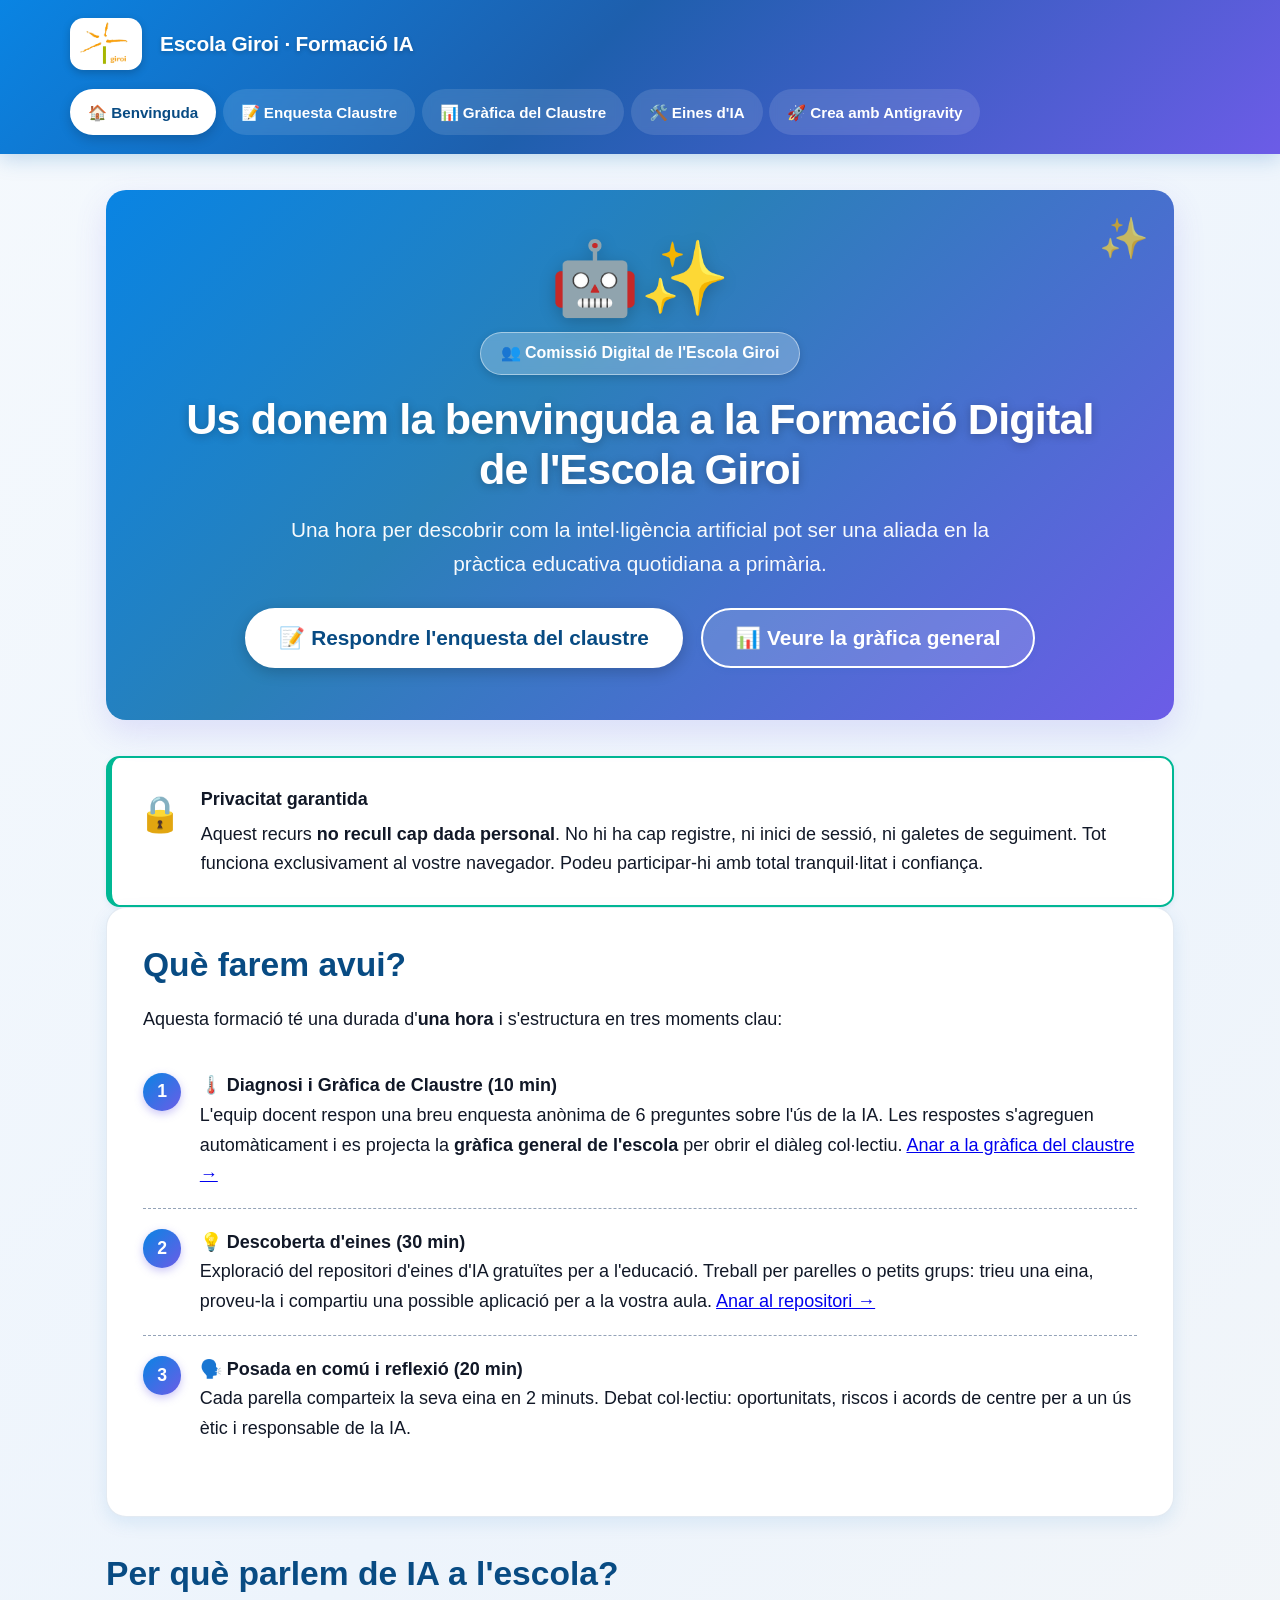
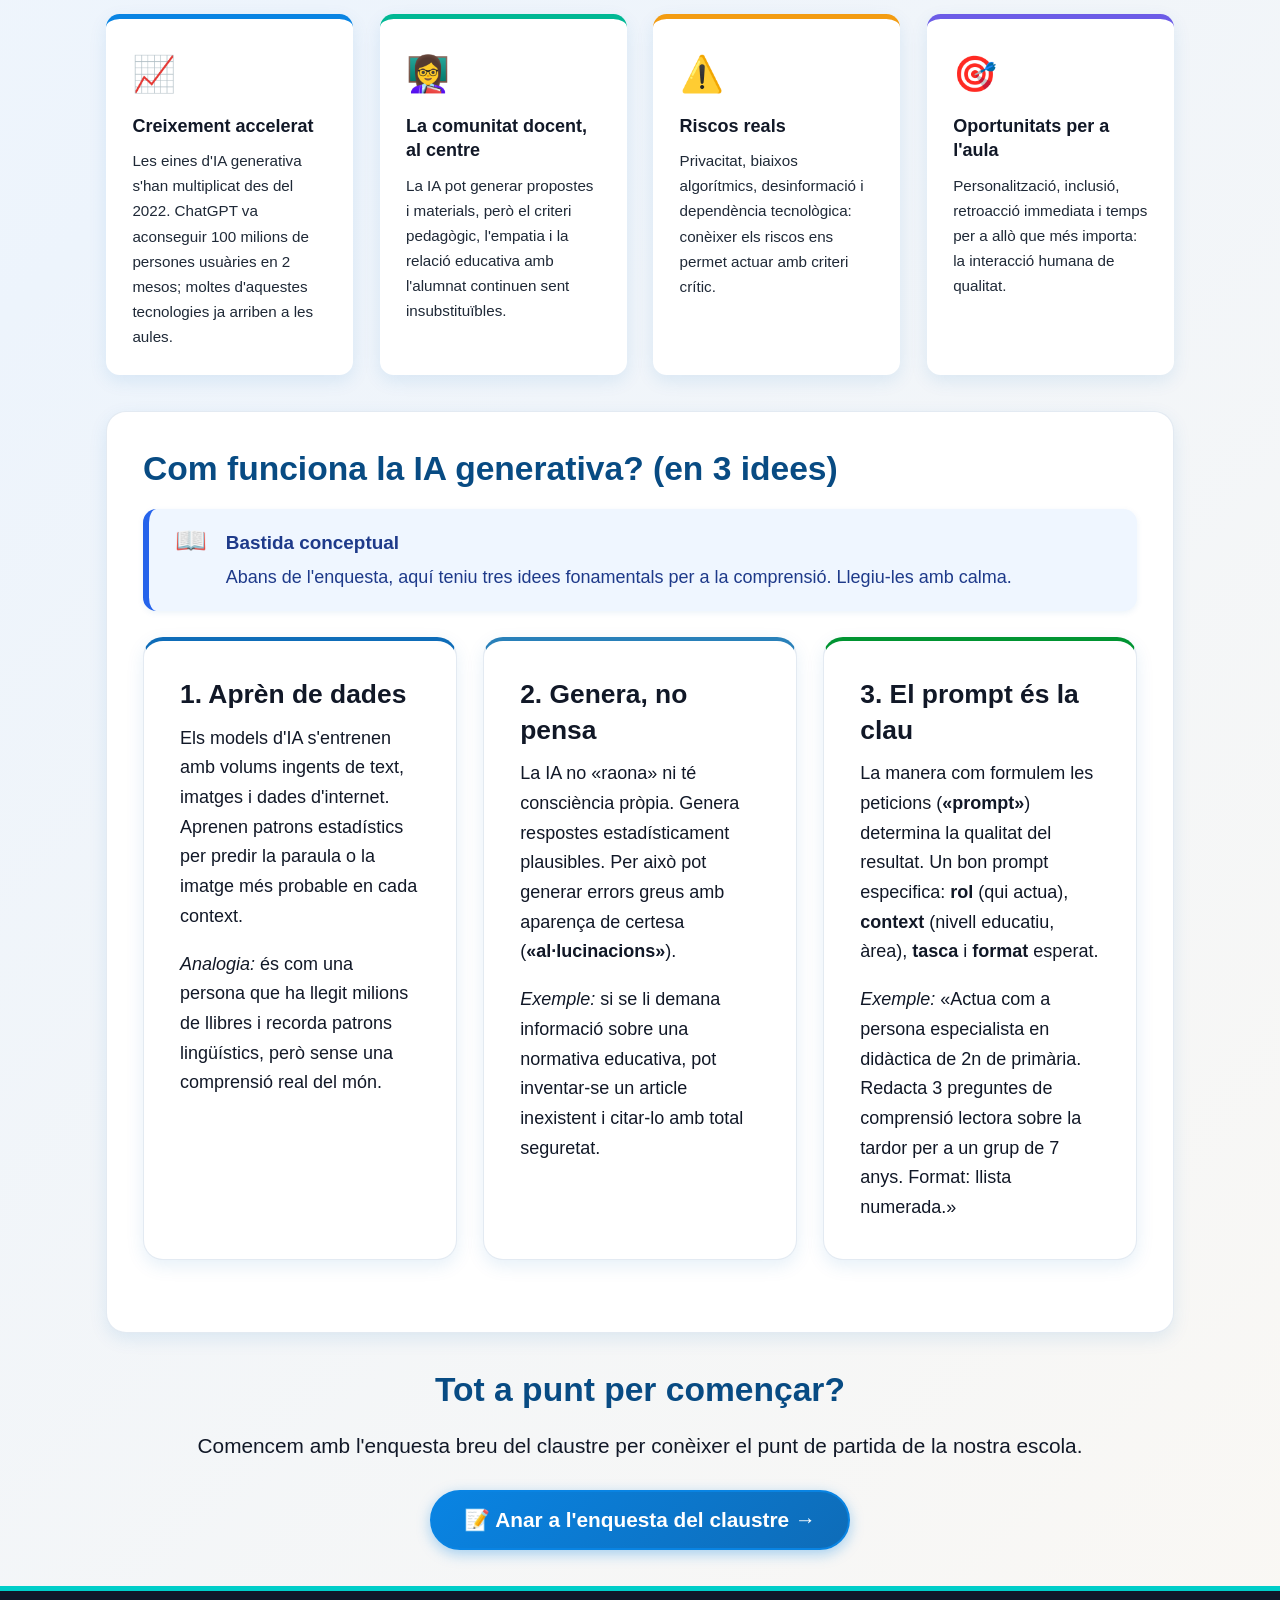
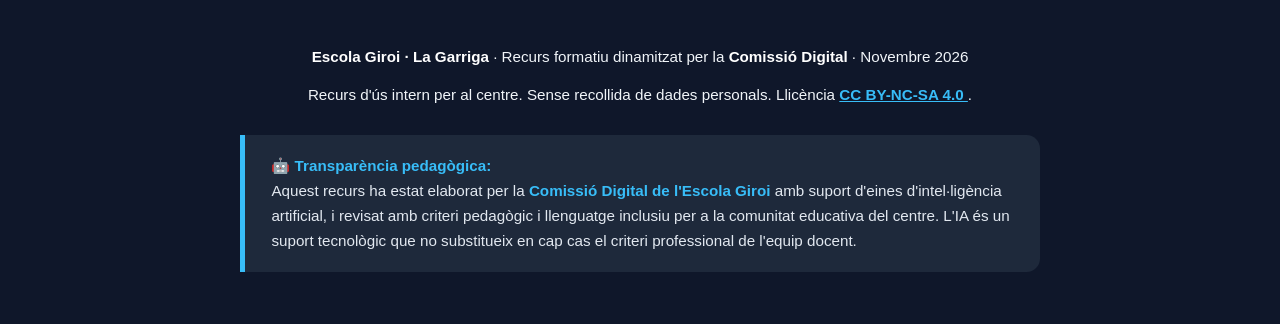
<file: index.html>
<!DOCTYPE html>
<html lang="ca">
<head>
  <meta charset="UTF-8">
  <meta name="viewport" content="width=device-width, initial-scale=1.0">
  <meta name="author" content="Comissió Digital de l'Escola Giroi">
  <meta name="description" content="Formació digital per al claustre de l'Escola Giroi de la Garriga. Descobreix l'ús de la intel·ligència artificial a l'educació primària. Comissió Digital.">
  <meta name="robots" content="noindex"><!-- Recurs intern, no indexar -->

  <title>Benvinguda · Formació IA · Escola Giroi</title>
  <link rel="stylesheet" href="css/styles.css">

  <!-- Favicon inline SVG via data URI (sense dependències externes) -->
  <link rel="icon" type="image/png" href="assets/logo-giroi.png">
</head>

<body>
  <!-- ================================================================
    ACCESSIBILITAT: Salt de contingut
  ================================================================ -->
  <a class="skip-link" href="#main-content">Salta al contingut principal</a>

  <!-- ================================================================
    CAPÇALERA
  ================================================================ -->
  <header class="site-header" role="banner">
    <div class="header-inner">
      <a href="index.html" class="site-logo" aria-label="Inici - Escola Giroi, Formació Digital">
        <img src="assets/logo-giroi.png" alt="Logotip oficial de l'Escola Giroi de la Garriga" class="school-logo-img">
        <span class="logo-text">Escola Giroi · Formació IA</span>
      </a>
      <nav class="site-nav" aria-label="Navegació principal">
        <a href="index.html" aria-current="page">🏠 Benvinguda</a>
        <a href="questionar.html">📝 Enquesta Claustre</a>
        <a href="resultats.html">📊 Gràfica del Claustre</a>
        <a href="eines.html">🛠️ Eines d'IA</a>
        <a href="antigravity.html">🚀 Crea amb Antigravity</a>
      </nav>
    </div>
  </header>

  <!-- ================================================================
    CONTINGUT PRINCIPAL
  ================================================================ -->
  <main id="main-content" tabindex="-1">

    <!-- HERO -->
    <section class="hero" aria-labelledby="hero-title">
      <span class="hero-emoji" aria-hidden="true">🤖✨</span>
      <div style="display:flex; justify-content:center; gap:0.6rem; flex-wrap:wrap; margin-bottom:1.25rem;">
        <span style="display:inline-flex; align-items:center; gap:0.4rem; background:rgba(255,255,255,0.25); color:#ffffff; backdrop-filter:blur(4px); padding:0.45rem 1.25rem; border-radius:var(--radius-pill); font-weight:800; font-size:1rem; border:1px solid rgba(255,255,255,0.45); box-shadow:0 3px 8px rgba(0,0,0,0.15);">
          👥 Comissió Digital de l'Escola Giroi
        </span>
      </div>
      <h1 id="hero-title">Us donem la benvinguda a la Formació Digital<br>de l'Escola Giroi</h1>
      <p>Una hora per descobrir com la intel·ligència artificial pot ser una aliada en la pràctica educativa quotidiana a primària.</p>
      <div class="hero-cta">
        <a href="questionar.html" class="btn btn-primary btn-lg">
          📝 Respondre l'enquesta del claustre
        </a>
        <a href="resultats.html" class="btn btn-secondary btn-lg">
          📊 Veure la gràfica general
        </a>
      </div>
    </section>

    <!-- AVÍS PROTECCIÓ DE DADES -->
    <div class="pdp-box" role="note" aria-label="Informació sobre protecció de dades">
      <span class="pdp-icon" aria-hidden="true">🔒</span>
      <div>
        <strong>Privacitat garantida</strong>
        <p style="margin:0.3em 0 0;">
          Aquest recurs <strong>no recull cap dada personal</strong>. No hi ha cap registre, ni inici de sessió, ni galetes de seguiment.
          Tot funciona exclusivament al vostre navegador. Podeu participar-hi amb total tranquil·litat i confiança.
        </p>
      </div>
    </div>

    <!-- QUÈ FAREM AVUI -->
    <section class="card mt-xl" aria-labelledby="agenda-title">
      <h2 id="agenda-title">Què farem avui?</h2>
      <p>Aquesta formació té una durada d'<strong>una hora</strong> i s'estructura en tres moments clau:</p>

      <ol class="timeline" aria-label="Agenda de la formació">
        <li>
          <div class="step-content">
            <strong>🌡️ Diagnosi i Gràfica de Claustre (10 min)</strong><br>
            L'equip docent respon una breu enquesta anònima de 6 preguntes sobre l'ús de la IA. Les respostes s'agreguen automàticament i es projecta la <strong>gràfica general de l'escola</strong> per obrir el diàleg col·lectiu. <a href="resultats.html">Anar a la gràfica del claustre →</a>
          </div>
        </li>
        <li>
          <div class="step-content">
            <strong>💡 Descoberta d'eines (30 min)</strong><br>
            Exploració del repositori d'eines d'IA gratuïtes per a l'educació. Treball per parelles o petits grups:
            trieu una eina, proveu-la i compartiu una possible aplicació per a la vostra aula. <a href="eines.html">Anar al repositori →</a>
          </div>
        </li>
        <li>
          <div class="step-content">
            <strong>🗣️ Posada en comú i reflexió (20 min)</strong><br>
            Cada parella comparteix la seva eina en 2 minuts. Debat col·lectiu: oportunitats, riscos i acords
            de centre per a un ús ètic i responsable de la IA.
          </div>
        </li>
      </ol>
    </section>

    <!-- PER QUÈ LA IA A L'ESCOLA? -->
    <section aria-labelledby="why-title">
      <h2 id="why-title">Per què parlem de IA a l'escola?</h2>
      <div class="info-grid">
        <div class="info-item">
          <span class="icon" aria-hidden="true">📈</span>
          <h3>Creixement accelerat</h3>
          <p>Les eines d'IA generativa s'han multiplicat des del 2022. ChatGPT va aconseguir 100 milions de persones usuàries en 2 mesos; moltes d'aquestes tecnologies ja arriben a les aules.</p>
        </div>
        <div class="info-item">
          <span class="icon" aria-hidden="true">👩‍🏫</span>
          <h3>La comunitat docent, al centre</h3>
          <p>La IA pot generar propostes i materials, però el criteri pedagògic, l'empatia i la relació educativa amb l'alumnat continuen sent insubstituïbles.</p>
        </div>
        <div class="info-item">
          <span class="icon" aria-hidden="true">⚠️</span>
          <h3>Riscos reals</h3>
          <p>Privacitat, biaixos algorítmics, desinformació i dependència tecnològica: conèixer els riscos ens permet actuar amb criteri crític.</p>
        </div>
        <div class="info-item">
          <span class="icon" aria-hidden="true">🎯</span>
          <h3>Oportunitats per a l'aula</h3>
          <p>Personalització, inclusió, retroacció immediata i temps per a allò que més importa: la interacció humana de qualitat.</p>
        </div>
      </div>
    </section>

    <!-- COM FUNCIONA LA IA? BASTIDA DUA -->
    <section class="card" aria-labelledby="how-title">
      <h2 id="how-title">Com funciona la IA generativa? (en 3 idees)</h2>
      <div class="alert alert-info" role="note">
        <span class="alert-icon" aria-hidden="true">📖</span>
        <div class="alert-body">
          <strong>Bastida conceptual</strong>
          Abans de l'enquesta, aquí teniu tres idees fonamentals per a la comprensió. Llegiu-les amb calma.
        </div>
      </div>

      <div class="card-grid" style="margin-top:1rem;">
        <div class="card" style="margin:0; border-top:4px solid var(--color-primary);">
          <h3>1. Aprèn de dades</h3>
          <p>
            Els models d'IA s'entrenen amb volums ingents de text, imatges i dades d'internet.
            Aprenen patrons estadístics per predir la paraula o la imatge més probable en cada context.
          </p>
          <p><em>Analogia:</em> és com una persona que ha llegit milions de llibres i recorda patrons lingüístics, però sense una comprensió real del món.</p>
        </div>

        <div class="card" style="margin:0; border-top:4px solid #2980b9;">
          <h3>2. Genera, no pensa</h3>
          <p>
            La IA no «raona» ni té consciència pròpia. Genera respostes estadísticament plausibles.
            Per això pot generar errors greus amb aparença de certesa (<strong>«al·lucinacions»</strong>).
          </p>
          <p><em>Exemple:</em> si se li demana informació sobre una normativa educativa, pot inventar-se un article inexistent i citar-lo amb total seguretat.</p>
        </div>

        <div class="card" style="margin:0; border-top:4px solid var(--color-success);">
          <h3>3. El prompt és la clau</h3>
          <p>
            La manera com formulem les peticions (<strong>«prompt»</strong>) determina la qualitat del resultat.
            Un bon prompt especifica: <strong>rol</strong> (qui actua), <strong>context</strong> (nivell educatiu, àrea),
            <strong>tasca</strong> i <strong>format</strong> esperat.
          </p>
          <p><em>Exemple:</em> <q>Actua com a persona especialista en didàctica de 2n de primària. Redacta 3 preguntes de comprensió lectora sobre la tardor per a un grup de 7 anys. Format: llista numerada.</q></p>
        </div>
      </div>
    </section>

    <!-- CTA FINAL -->
    <section class="text-center mt-xl" aria-labelledby="cta-title">
      <h2 id="cta-title">Tot a punt per començar?</h2>
      <p style="font-size:var(--size-lg); margin-bottom:var(--space-lg);">
        Comencem amb l'enquesta breu del claustre per conèixer el punt de partida de la nostra escola.
      </p>
      <a href="questionar.html" class="btn btn-primary btn-lg">
        📝 Anar a l'enquesta del claustre →
      </a>
    </section>

  </main>

  <!-- ================================================================
    PEU DE PÀGINA
  ================================================================ -->
  <footer class="site-footer" role="contentinfo">
    <p>
      <strong>Escola Giroi · La Garriga</strong> · Recurs formatiu dinamitzat per la <strong>Comissió Digital</strong> · Novembre 2026
    </p>
    <p>
      Recurs d'ús intern per al centre. Sense recollida de dades personals. Llicència
      <a href="https://creativecommons.org/licenses/by-nc-sa/4.0/" target="_blank" rel="noopener noreferrer">
        CC BY-NC-SA 4.0
      </a>.
    </p>
    <div class="ai-note" role="note" aria-label="Nota sobre l'ús d'IA en la creació d'aquest recurs">
      <strong>🤖 Transparència pedagògica:</strong><br>
      Aquest recurs ha estat elaborat per la <strong>Comissió Digital de l'Escola Giroi</strong> amb suport d'eines d'intel·ligència artificial, 
      i revisat amb criteri pedagògic i llenguatge inclusiu per a la comunitat educativa del centre.
      L'IA és un suport tecnològic que no substitueix en cap cas el criteri professional de l'equip docent.
    </div>
  </footer>

  <script src="js/nav.js"></script>
</body>
</html>
</file>
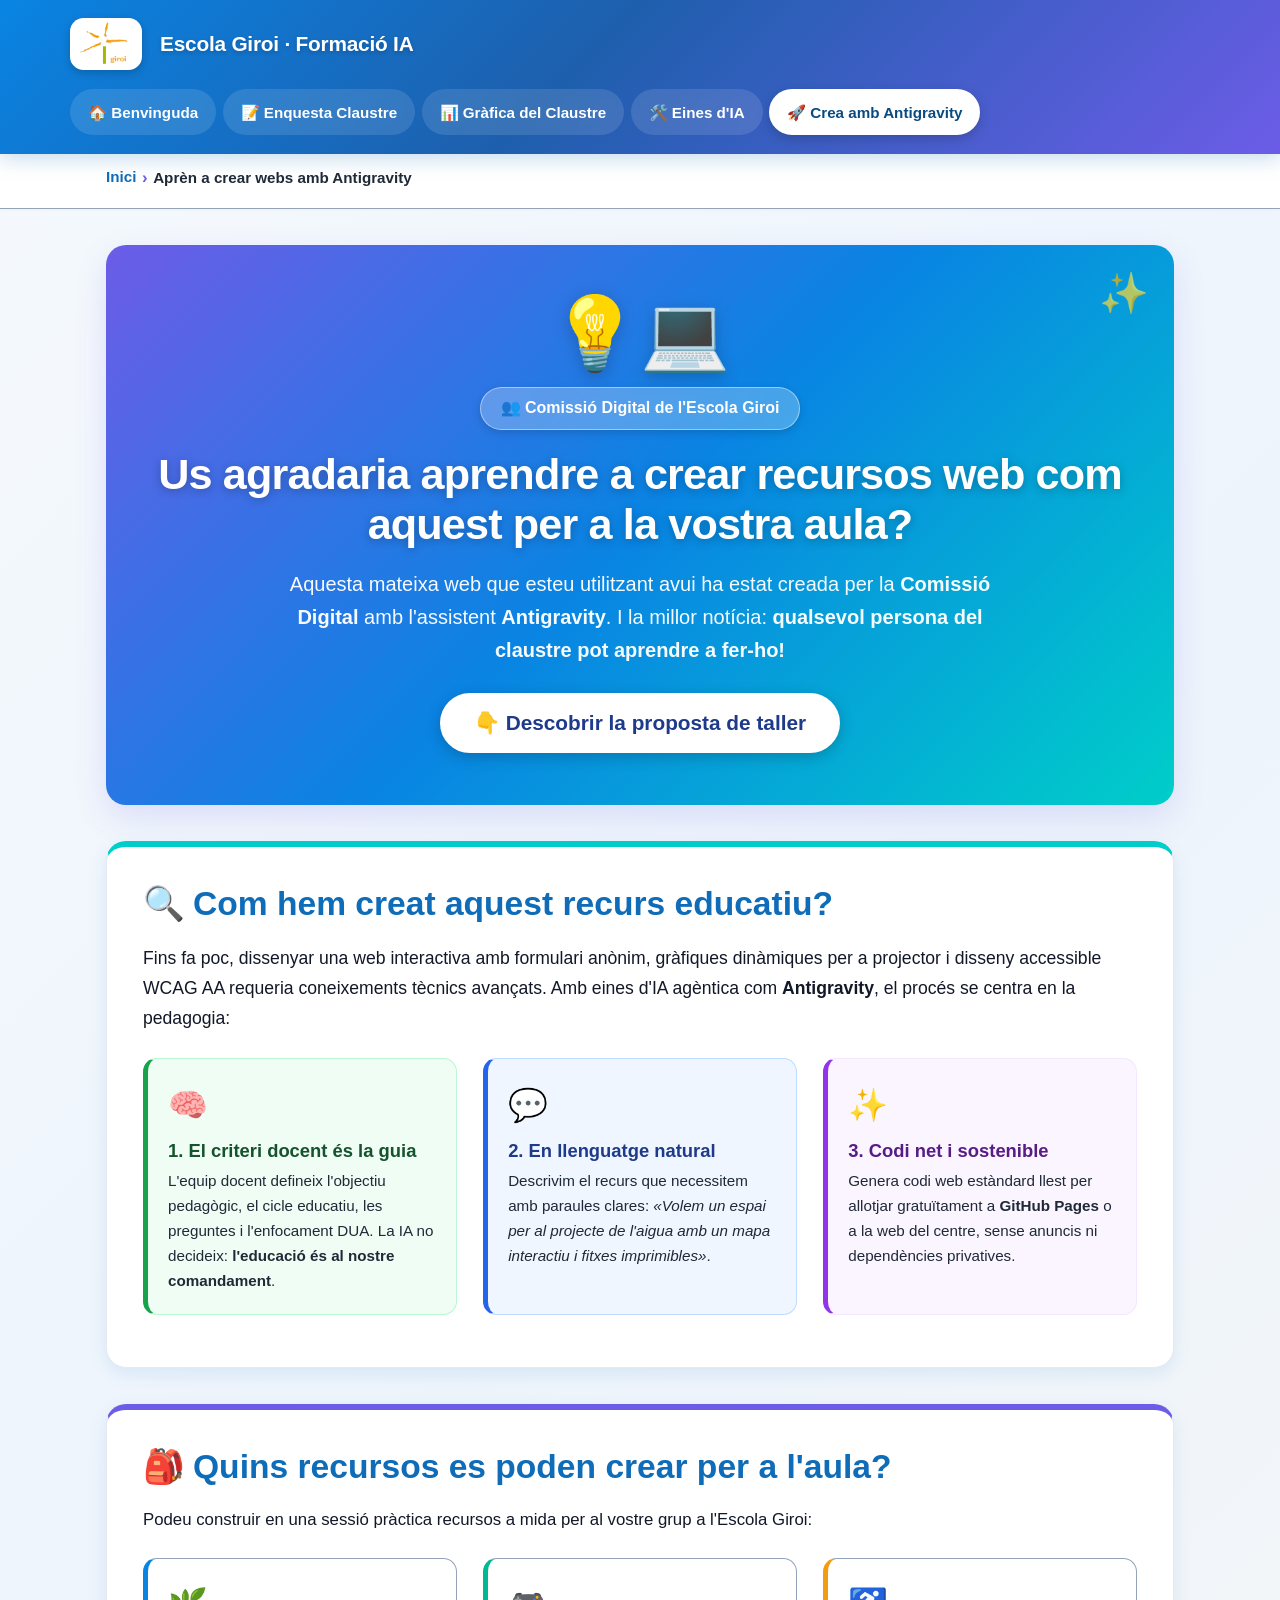
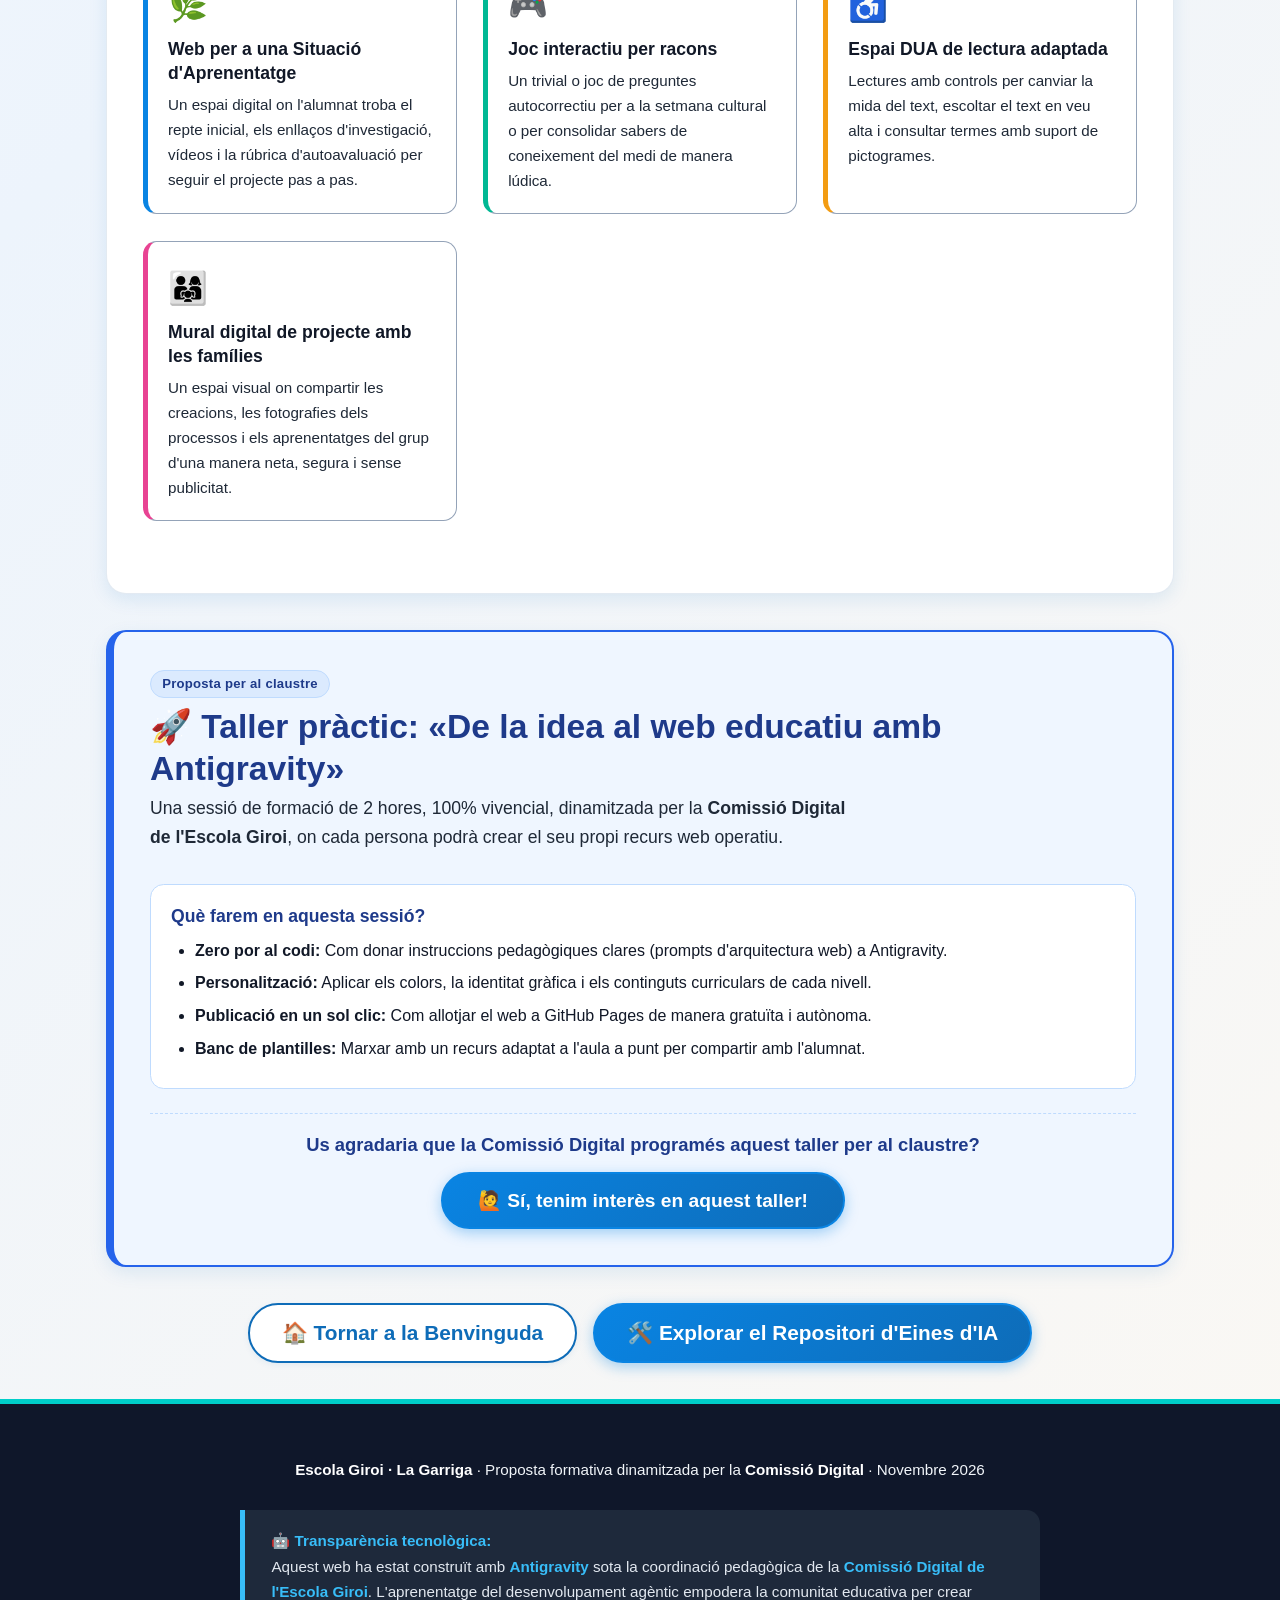
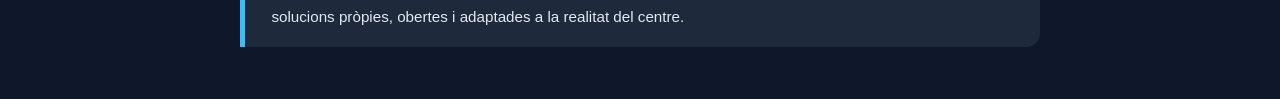
<file: antigravity.html>
<!DOCTYPE html>
<html lang="ca">
<head>
  <meta charset="UTF-8">
  <meta name="viewport" content="width=device-width, initial-scale=1.0">
  <meta name="author" content="Comissió Digital de l'Escola Giroi">
  <meta name="description" content="Proposta de formació futura per al claustre de l'Escola Giroi: Aprèn a crear webs i recursos educatius amb Antigravity. Comissió Digital.">
  <meta name="robots" content="noindex">

  <title>Crea amb Antigravity · Escola Giroi</title>
  <link rel="stylesheet" href="css/styles.css">
  <link rel="icon" type="image/png" href="assets/logo-giroi.png">
</head>

<body>
  <!-- ACCESSIBILITAT: Salt de contingut -->
  <a class="skip-link" href="#main-content">Salta al contingut principal</a>

  <!-- CAPÇALERA AMB LOGO OFICIAL -->
  <header class="site-header" role="banner">
    <div class="header-inner">
      <a href="index.html" class="site-logo" aria-label="Inici - Escola Giroi, Formació Digital">
        <img src="assets/logo-giroi.png" alt="Logotip oficial de l'Escola Giroi de la Garriga" class="school-logo-img">
        <span class="logo-text">Escola Giroi · Formació IA</span>
      </a>
      <nav class="site-nav" aria-label="Navegació principal">
        <a href="index.html">🏠 Benvinguda</a>
        <a href="questionar.html">📝 Enquesta Claustre</a>
        <a href="resultats.html">📊 Gràfica del Claustre</a>
        <a href="eines.html">🛠️ Eines d'IA</a>
        <a href="antigravity.html" aria-current="page">🚀 Crea amb Antigravity</a>
      </nav>
    </div>
  </header>

  <!-- BREADCRUMB -->
  <nav class="page-nav" aria-label="Ruta de navegació">
    <ol>
      <li><a href="index.html">Inici</a></li>
      <li><span aria-current="page">Aprèn a crear webs amb Antigravity</span></li>
    </ol>
  </nav>

  <!-- CONTINGUT PRINCIPAL -->
  <main id="main-content" tabindex="-1">

    <!-- HERO DE LA PROPOSTA FORMATIVA -->
    <section class="hero" aria-labelledby="antigravity-hero-title" style="background: linear-gradient(135deg, #6c5ce7 0%, #0984e3 50%, #00cec9 100%);">
      <span class="hero-emoji" aria-hidden="true">💡💻</span>
      <div style="display:flex; justify-content:center; gap:0.6rem; flex-wrap:wrap; margin-bottom:1.25rem;">
        <span style="display:inline-flex; align-items:center; gap:0.4rem; background:rgba(255,255,255,0.25); color:#ffffff; backdrop-filter:blur(4px); padding:0.45rem 1.25rem; border-radius:var(--radius-pill); font-weight:800; font-size:1rem; border:1px solid rgba(255,255,255,0.45); box-shadow:0 3px 8px rgba(0,0,0,0.15);">
          👥 Comissió Digital de l'Escola Giroi
        </span>
      </div>
      <h1 id="antigravity-hero-title">Us agradaria aprendre a crear recursos web com aquest per a la vostra aula?</h1>
      <p style="font-size:1.25rem; max-width:760px; margin:0 auto var(--space-lg);">
        Aquesta mateixa web que esteu utilitzant avui ha estat creada per la <strong>Comissió Digital</strong> amb l'assistent <strong>Antigravity</strong>. 
        I la millor notícia: <strong>qualsevol persona del claustre pot aprendre a fer-ho!</strong>
      </p>
      <div class="hero-cta">
        <a href="#proposta-taller" class="btn btn-primary btn-lg" style="background:#ffffff; color:#1e3a8a; font-weight:800;">
          👇 Descobrir la proposta de taller
        </a>
      </div>
    </section>

    <!-- COM S'HA FET AQUESTA WEB? -->
    <section class="card" aria-labelledby="com-sha-fet-title" style="border-top:6px solid #00cec9;">
      <h2 id="com-sha-fet-title" style="display:flex; align-items:center; gap:0.5rem; color:#0e6cb8;">
        <span>🔍</span> Com hem creat aquest recurs educatiu?
      </h2>
      <p style="font-size:1.1rem; line-height:1.7;">
        Fins fa poc, dissenyar una web interactiva amb formulari anònim, gràfiques dinàmiques per a projector i disseny accessible WCAG AA 
        requeria coneixements tècnics avançats. Amb eines d'IA agèntica com <strong>Antigravity</strong>, el procés se centra en la pedagogia:
      </p>
      <div class="card-grid" style="margin-top:1.5rem; margin-bottom:1rem;">
        <div style="background:#f0fdf4; border:1px solid #bbf7d0; border-left:5px solid #16a34a; padding:1.25rem; border-radius:var(--radius);">
          <span style="font-size:2rem;" aria-hidden="true">🧠</span>
          <h3 style="font-size:1.15rem; margin:0.5rem 0 0.25rem; color:#14532d;">1. El criteri docent és la guia</h3>
          <p style="margin:0; font-size:0.95rem; color:#1f2937;">
            L'equip docent defineix l'objectiu pedagògic, el cicle educatiu, les preguntes i l'enfocament DUA. La IA no decideix: <strong>l'educació és al nostre comandament</strong>.
          </p>
        </div>
        <div style="background:#eff6ff; border:1px solid #bfdbfe; border-left:5px solid #2563eb; padding:1.25rem; border-radius:var(--radius);">
          <span style="font-size:2rem;" aria-hidden="true">💬</span>
          <h3 style="font-size:1.15rem; margin:0.5rem 0 0.25rem; color:#1e3a8a;">2. En llenguatge natural</h3>
          <p style="margin:0; font-size:0.95rem; color:#1f2937;">
            Descrivim el recurs que necessitem amb paraules clares: <em>«Volem un espai per al projecte de l'aigua amb un mapa interactiu i fitxes imprimibles»</em>.
          </p>
        </div>
        <div style="background:#faf5ff; border:1px solid #f3e8ff; border-left:5px solid #9333ea; padding:1.25rem; border-radius:var(--radius);">
          <span style="font-size:2rem;" aria-hidden="true">✨</span>
          <h3 style="font-size:1.15rem; margin:0.5rem 0 0.25rem; color:#581c87;">3. Codi net i sostenible</h3>
          <p style="margin:0; font-size:0.95rem; color:#1f2937;">
            Genera codi web estàndard llest per allotjar gratuïtament a <strong>GitHub Pages</strong> o a la web del centre, sense anuncis ni dependències privatives.
          </p>
        </div>
      </div>
    </section>

    <!-- QUÈ PODRIES CREAR TU PER A LA TEVA AULA? -->
    <section class="card" aria-labelledby="idees-aula-title" style="border-top:6px solid #6c5ce7;">
      <h2 id="idees-aula-title" style="display:flex; align-items:center; gap:0.5rem; color:#0e6cb8;">
        <span>🎒</span> Quins recursos es poden crear per a l'aula?
      </h2>
      <p style="font-size:1.05rem; margin-bottom:1.5rem;">
        Podeu construir en una sessió pràctica recursos a mida per al vostre grup a l'Escola Giroi:
      </p>

      <div class="card-grid">
        <div style="border:1px solid var(--color-border); border-left:5px solid #0984e3; padding:1.25rem; border-radius:var(--radius); background:#ffffff;">
          <span style="font-size:2rem;" aria-hidden="true">🌿</span>
          <h3 style="font-size:1.1rem; margin:0.4rem 0;">Web per a una Situació d'Aprenentatge</h3>
          <p style="font-size:0.95rem; margin:0; color:#1f2937;">
            Un espai digital on l'alumnat troba el repte inicial, els enllaços d'investigació, vídeos i la rúbrica d'autoavaluació per seguir el projecte pas a pas.
          </p>
        </div>

        <div style="border:1px solid var(--color-border); border-left:5px solid #00b894; padding:1.25rem; border-radius:var(--radius); background:#ffffff;">
          <span style="font-size:2rem;" aria-hidden="true">🎮</span>
          <h3 style="font-size:1.1rem; margin:0.4rem 0;">Joc interactiu per racons</h3>
          <p style="font-size:0.95rem; margin:0; color:#1f2937;">
            Un trivial o joc de preguntes autocorrectiu per a la setmana cultural o per consolidar sabers de coneixement del medi de manera lúdica.
          </p>
        </div>

        <div style="border:1px solid var(--color-border); border-left:5px solid #f39c12; padding:1.25rem; border-radius:var(--radius); background:#ffffff;">
          <span style="font-size:2rem;" aria-hidden="true">♿</span>
          <h3 style="font-size:1.1rem; margin:0.4rem 0;">Espai DUA de lectura adaptada</h3>
          <p style="font-size:0.95rem; margin:0; color:#1f2937;">
            Lectures amb controls per canviar la mida del text, escoltar el text en veu alta i consultar termes amb suport de pictogrames.
          </p>
        </div>

        <div style="border:1px solid var(--color-border); border-left:5px solid #e84393; padding:1.25rem; border-radius:var(--radius); background:#ffffff;">
          <span style="font-size:2rem;" aria-hidden="true">👨‍👩‍👧</span>
          <h3 style="font-size:1.1rem; margin:0.4rem 0;">Mural digital de projecte amb les famílies</h3>
          <p style="font-size:0.95rem; margin:0; color:#1f2937;">
            Un espai visual on compartir les creacions, les fotografies dels processos i els aprenentatges del grup d'una manera neta, segura i sense publicitat.
          </p>
        </div>
      </div>
    </section>

    <!-- PROPOSTA DE TALLER DE CLAUSTRE -->
    <section id="proposta-taller" class="card" aria-labelledby="taller-title" style="background:#eff6ff; border:2px solid #2563eb; border-left:8px solid #2563eb;">
      <div style="display:flex; justify-content:space-between; align-items:flex-start; flex-wrap:wrap; gap:1rem;">
        <div>
          <span class="badge badge-primary">Proposta per al claustre</span>
          <h2 id="taller-title" style="margin-top:0.5rem; margin-bottom:0.25rem; color:#1e3a8a;">
            🚀 Taller pràctic: «De la idea al web educatiu amb Antigravity»
          </h2>
          <p style="font-size:1.1rem; color:#1f2937; max-width:700px; margin-bottom:1rem;">
            Una sessió de formació de 2 hores, 100% vivencial, dinamitzada per la <strong>Comissió Digital de l'Escola Giroi</strong>, 
            on cada persona podrà crear el seu propi recurs web operatiu.
          </p>
        </div>
      </div>

      <div style="background:#ffffff; padding:1.25rem; border-radius:var(--radius); margin:1rem 0; border:1px solid #bfdbfe;">
        <h3 style="font-size:1.1rem; margin-bottom:0.5rem; color:#1e3a8a;">Què farem en aquesta sessió?</h3>
        <ul style="margin:0; padding-left:1.5rem; font-size:1rem; line-height:1.7; color:#111827;">
          <li><strong>Zero por al codi:</strong> Com donar instruccions pedagògiques clares (prompts d'arquitectura web) a Antigravity.</li>
          <li><strong>Personalització:</strong> Aplicar els colors, la identitat gràfica i els continguts curriculars de cada nivell.</li>
          <li><strong>Publicació en un sol clic:</strong> Com allotjar el web a GitHub Pages de manera gratuïta i autònoma.</li>
          <li><strong>Banc de plantilles:</strong> Marxar amb un recurs adaptat a l'aula a punt per compartir amb l'alumnat.</li>
        </ul>
      </div>

      <!-- BOTÓ D'INTERÈS AMB COMPTADOR EN DIRECTE -->
      <div style="text-align:center; margin-top:1.5rem; padding-top:1rem; border-top:1px dashed #bfdbfe;">
        <p style="font-size:1.15rem; font-weight:700; color:#1e3a8a; margin-bottom:0.75rem;">
          Us agradaria que la Comissió Digital programés aquest taller per al claustre?
        </p>
        <button id="interest-vote-btn" class="btn btn-primary btn-lg" onclick="registerInterest()" style="font-size:1.2rem; padding:0.9rem 2.2rem;">
          🙋 Sí, tenim interès en aquest taller!
        </button>
        <p id="interest-status-msg" style="margin-top:0.75rem; font-weight:800; font-size:1.05rem; color:#14532d; display:none;">
          🎉 Gràcies per l'interès! Ja som <span id="interest-count">14</span> persones del claustre amb ganes de crear recursos web!
        </p>
      </div>
    </section>

    <!-- NAVEGACIÓ FINAL -->
    <div style="display:flex; justify-content:center; gap:1rem; flex-wrap:wrap; margin-top:2rem;">
      <a href="index.html" class="btn btn-secondary btn-lg">
        🏠 Tornar a la Benvinguda
      </a>
      <a href="eines.html" class="btn btn-primary btn-lg">
        🛠️ Explorar el Repositori d'Eines d'IA
      </a>
    </div>

  </main>

  <!-- PEU DE PÀGINA AMB CONTRAST REFORÇAT -->
  <footer class="site-footer" role="contentinfo">
    <p>
      <strong>Escola Giroi · La Garriga</strong> · Proposta formativa dinamitzada per la <strong>Comissió Digital</strong> · Novembre 2026
    </p>
    <div class="ai-note" role="note">
      <strong>🤖 Transparència tecnològica:</strong><br>
      Aquest web ha estat construït amb <strong>Antigravity</strong> sota la coordinació pedagògica de la <strong>Comissió Digital de l'Escola Giroi</strong>. 
      L'aprenentatge del desenvolupament agèntic empodera la comunitat educativa per crear solucions pròpies, obertes i adaptades a la realitat del centre.
    </div>
  </footer>

  <script src="js/nav.js"></script>
  <script>
    function registerInterest() {
      const KEY = 'giroi_antigravity_interest';
      let count = parseInt(localStorage.getItem(KEY) || '14', 10);
      count += 1;
      localStorage.setItem(KEY, count);

      const btn = document.getElementById('interest-vote-btn');
      const msg = document.getElementById('interest-status-msg');
      const countEl = document.getElementById('interest-count');

      if (btn) {
        btn.textContent = '✅ Interès registrat!';
        btn.disabled = true;
        btn.style.opacity = '0.8';
      }
      if (countEl) countEl.textContent = count;
      if (msg) msg.style.display = 'block';
    }

    document.addEventListener('DOMContentLoaded', () => {
      const KEY = 'giroi_antigravity_interest';
      let count = parseInt(localStorage.getItem(KEY) || '14', 10);
      const countEl = document.getElementById('interest-count');
      if (countEl) countEl.textContent = count;
    });
  </script>
</body>
</html>
</file>
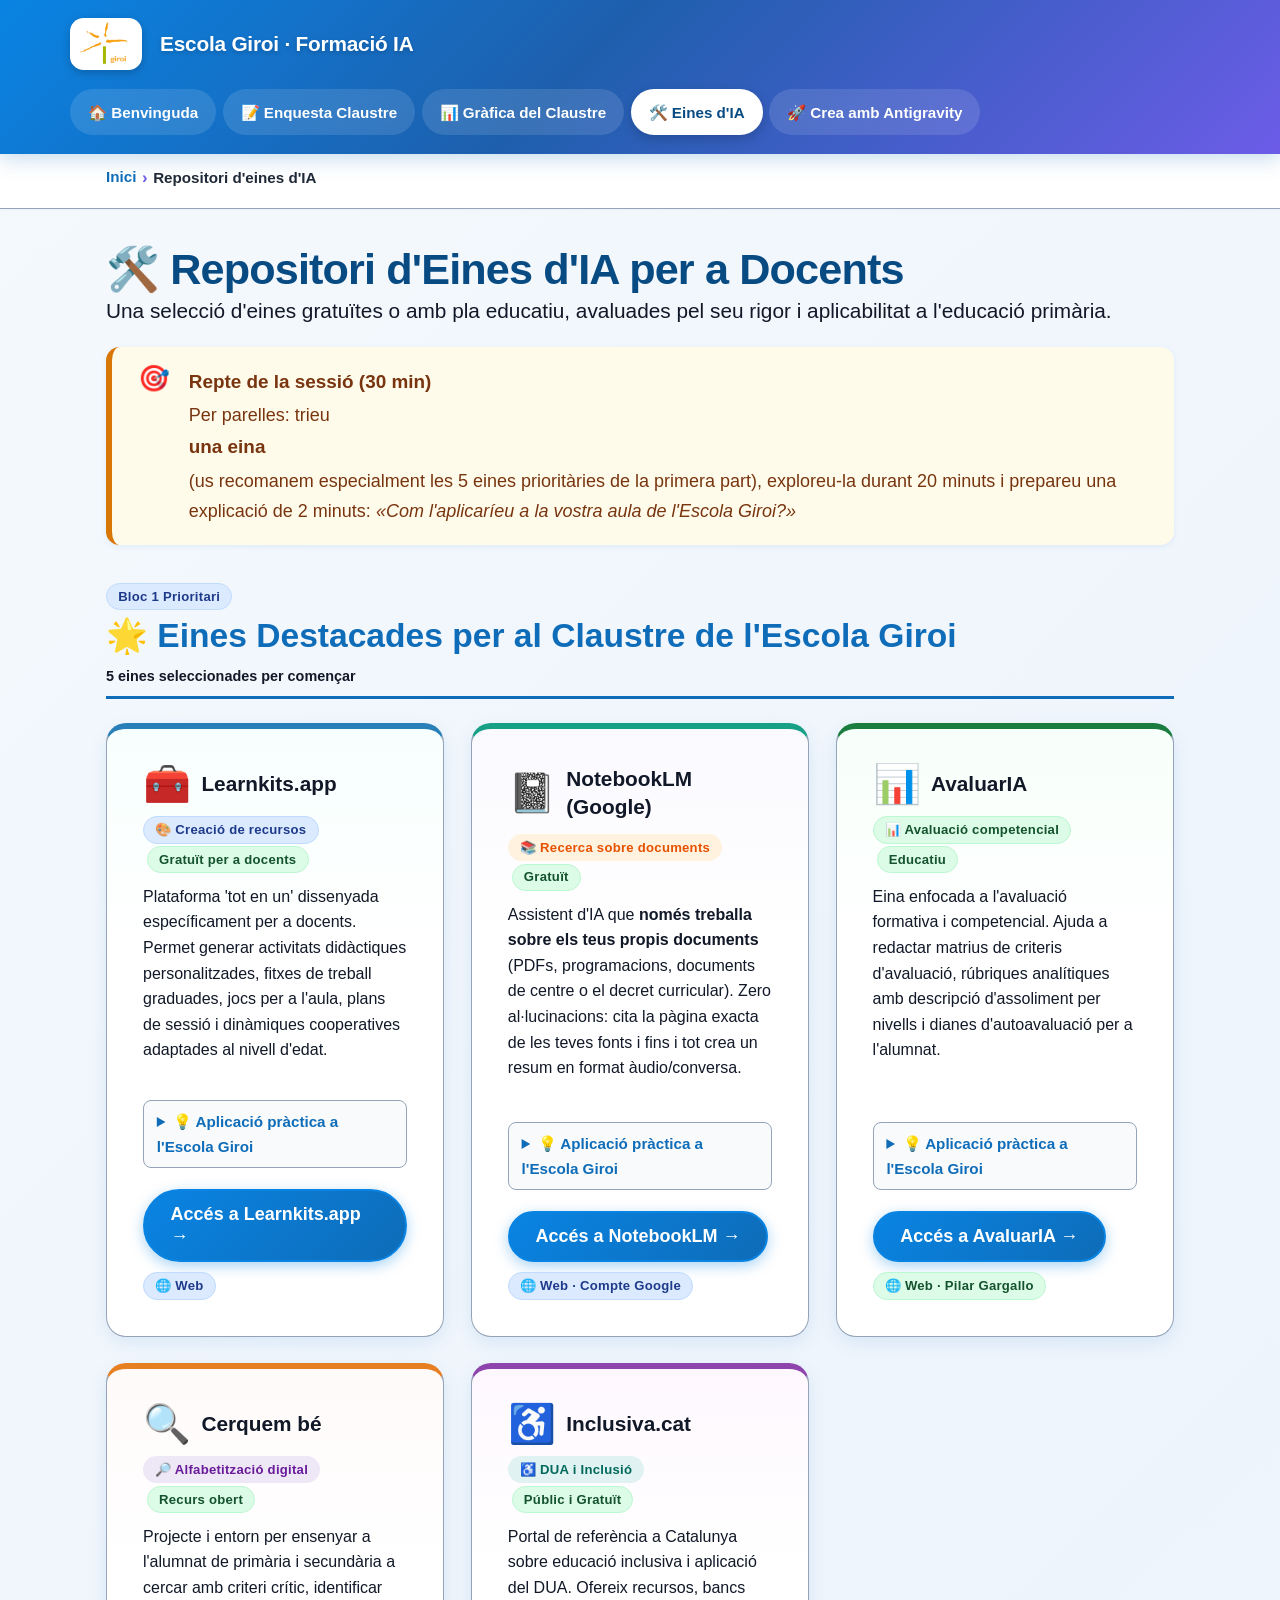
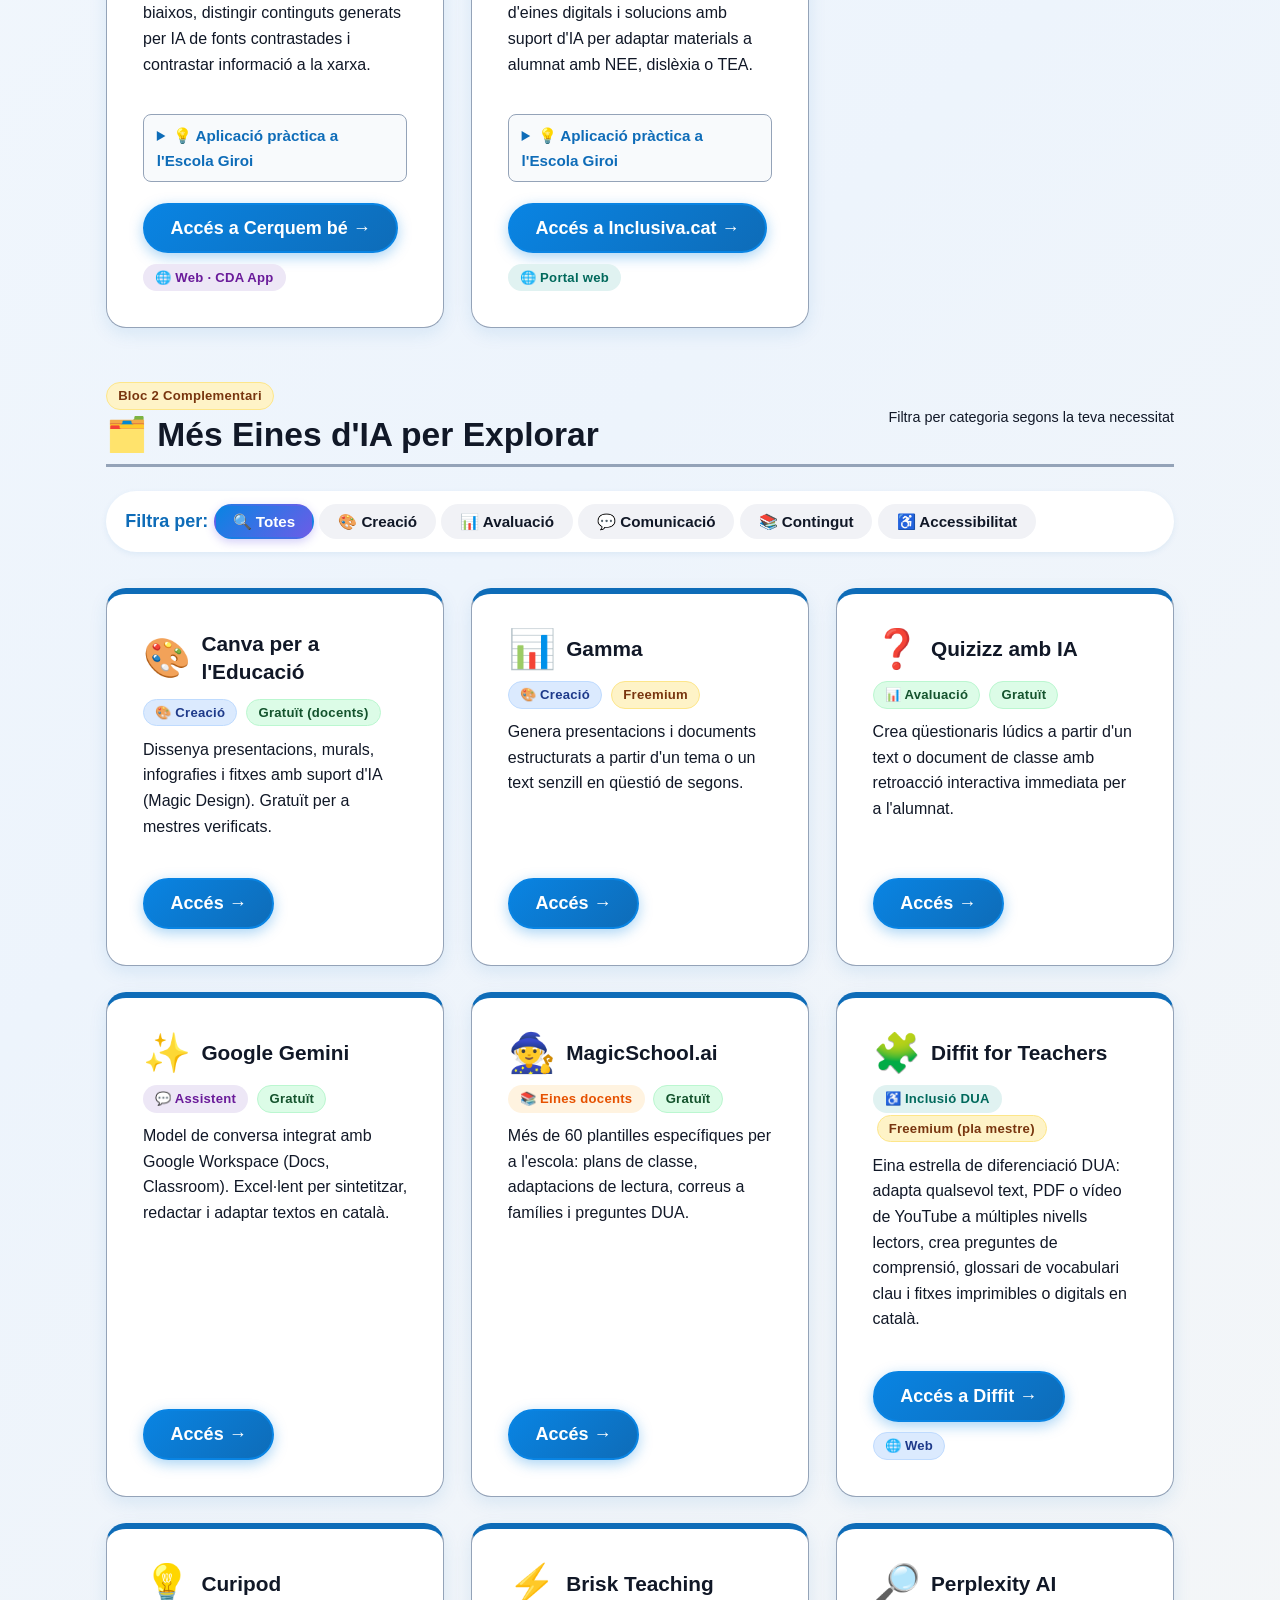
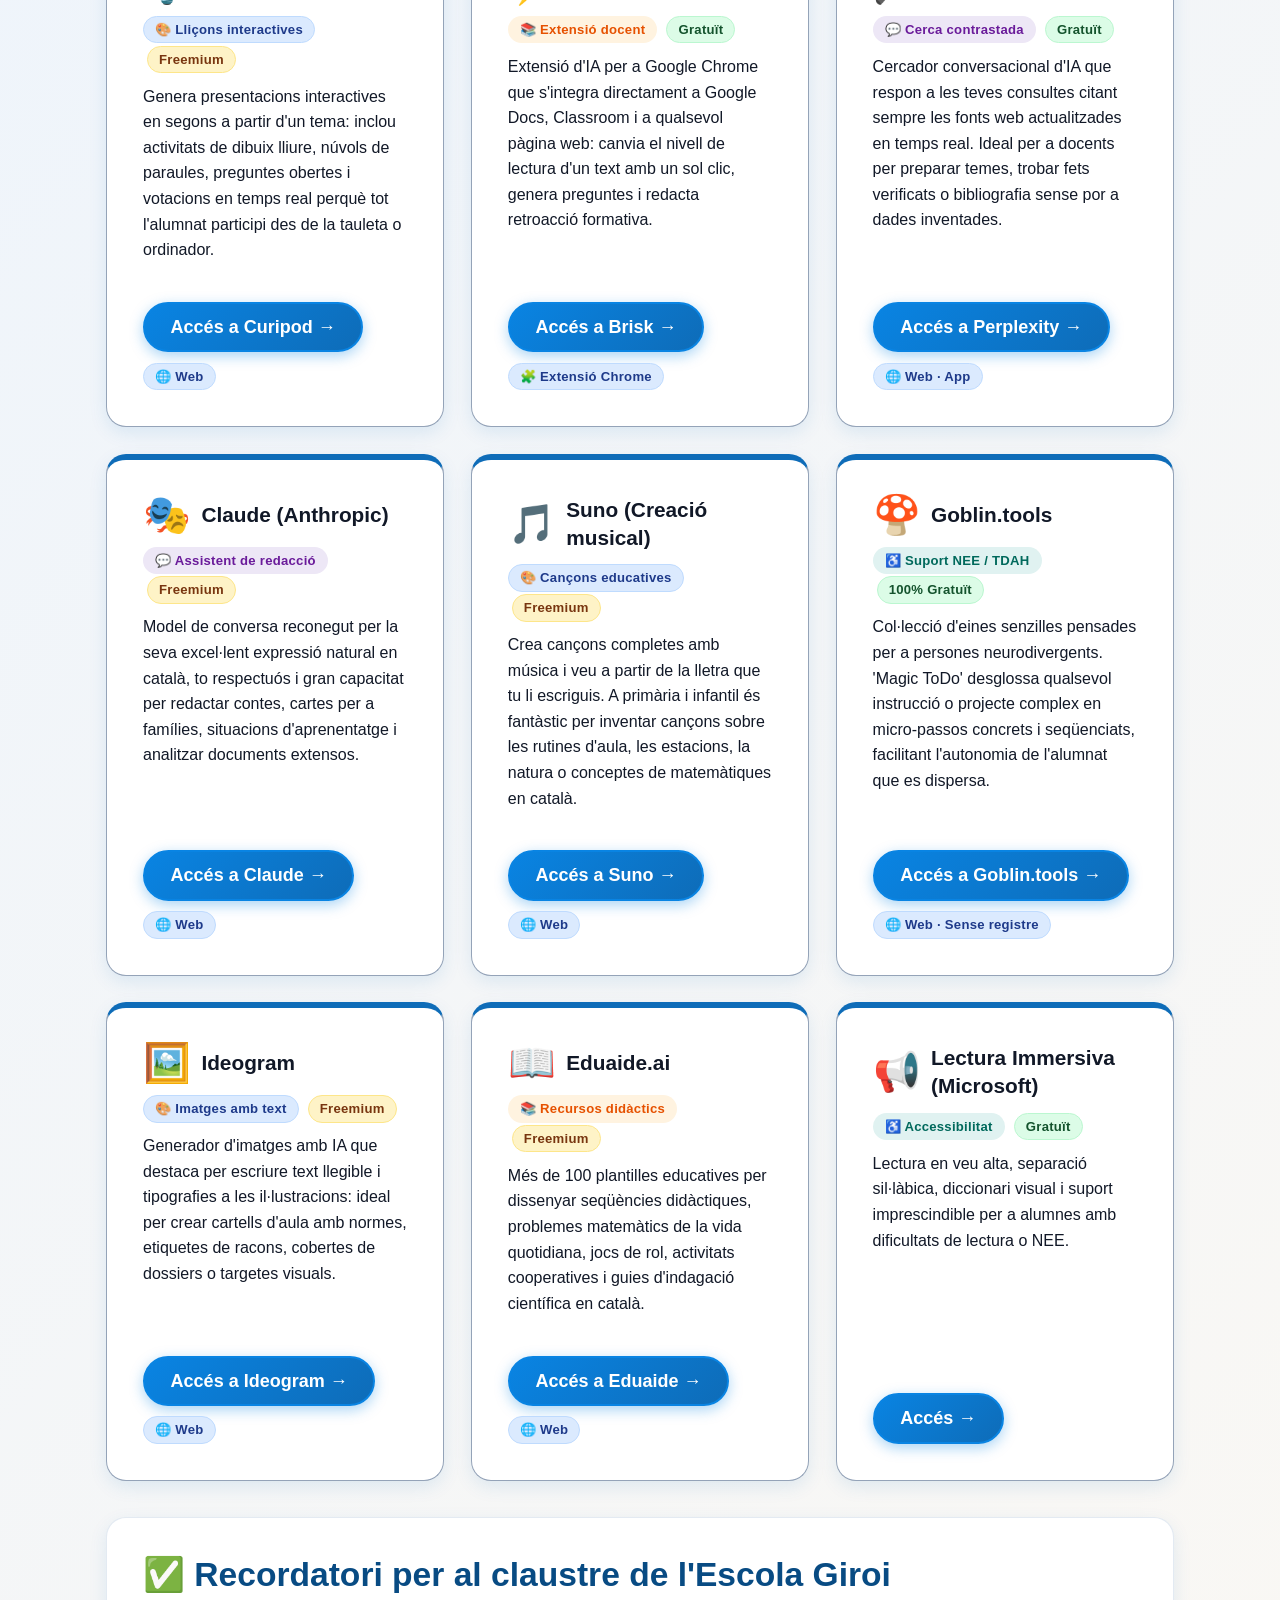
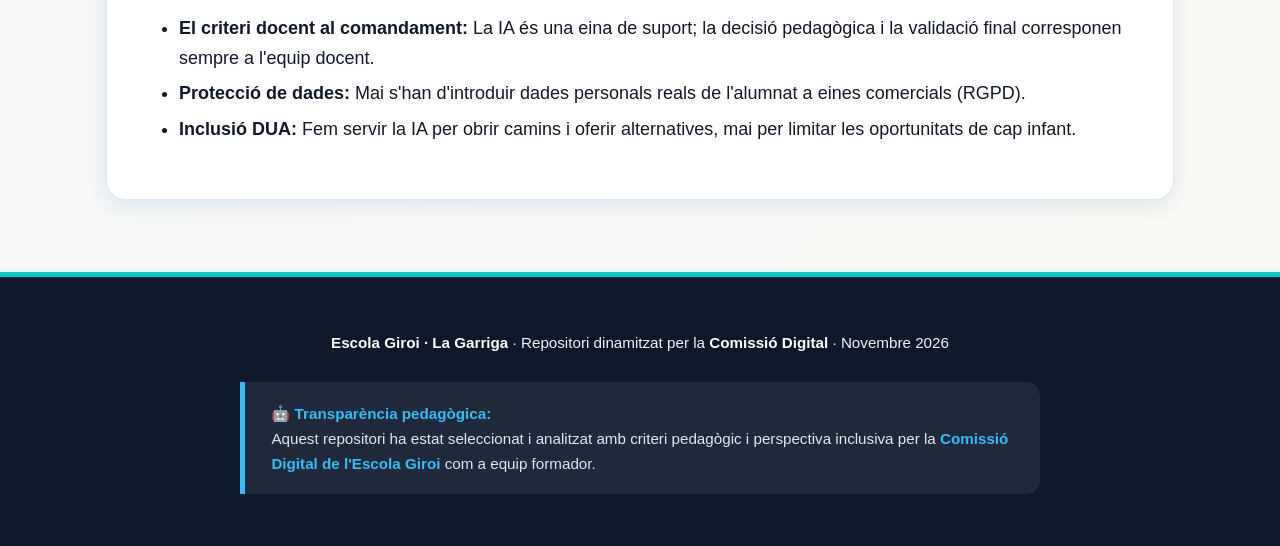
<file: eines.html>
<!DOCTYPE html>
<html lang="ca">
<head>
  <meta charset="UTF-8">
  <meta name="viewport" content="width=device-width, initial-scale=1.0">
  <meta name="author" content="Comissió Digital de l'Escola Giroi">
  <meta name="description" content="Repositori d'eines d'intel·ligència artificial per a l'educació primària. Escola Giroi de la Garriga. Comissió Digital.">
  <meta name="robots" content="noindex">

  <title>Eines d'IA · Escola Giroi</title>
  <link rel="stylesheet" href="css/styles.css">
  <link rel="icon" type="image/png" href="assets/logo-giroi.png">
</head>

<body>
  <!-- ACCESSIBILITAT: Salt de contingut -->
  <a class="skip-link" href="#main-content">Salta al contingut principal</a>

  <!-- CAPÇALERA AMB LOGO OFICIAL -->
  <header class="site-header" role="banner">
    <div class="header-inner">
      <a href="index.html" class="site-logo" aria-label="Inici - Escola Giroi, Formació Digital">
        <img src="assets/logo-giroi.png" alt="Logotip oficial de l'Escola Giroi de la Garriga" class="school-logo-img">
        <span class="logo-text">Escola Giroi · Formació IA</span>
      </a>
      <nav class="site-nav" aria-label="Navegació principal">
        <a href="index.html">🏠 Benvinguda</a>
        <a href="questionar.html">📝 Enquesta Claustre</a>
        <a href="resultats.html">📊 Gràfica del Claustre</a>
        <a href="eines.html" aria-current="page">🛠️ Eines d'IA</a>
        <a href="antigravity.html">🚀 Crea amb Antigravity</a>
      </nav>
    </div>
  </header>

  <!-- BREADCRUMB -->
  <nav class="page-nav" aria-label="Ruta de navegació">
    <ol>
      <li><a href="index.html">Inici</a></li>
      <li><span aria-current="page">Repositori d'eines d'IA</span></li>
    </ol>
  </nav>

  <!-- CONTINGUT PRINCIPAL -->
  <main id="main-content" tabindex="-1">

    <!-- CAPÇALERA -->
    <section aria-labelledby="tools-title" style="margin-bottom:var(--space-xl);">
      <h1 id="tools-title">🛠️ Repositori d'Eines d'IA per a Docents</h1>
      <p style="font-size:var(--size-lg);">
        Una selecció d'eines gratuïtes o amb pla educatiu, avaluades pel seu rigor i aplicabilitat a l'educació primària.
      </p>

      <!-- REPTE DE LA SESSIÓ -->
      <div class="alert alert-warning" role="note" aria-label="Repte de la sessió de claustre">
        <span class="alert-icon" aria-hidden="true">🎯</span>
        <div class="alert-body">
          <strong>Repte de la sessió (30 min)</strong>
          Per parelles: trieu <strong>una eina</strong> (us recomanem especialment les 5 eines prioritàries de la primera part), exploreu-la durant 20 minuts
          i prepareu una explicació de 2 minuts: <em>«Com l'aplicaríeu a la vostra aula de l'Escola Giroi?»</em>
        </div>
      </div>
    </section>

    <!-- ================================================================
      PRIMERA PART: EINES DESTACADES PER AL CLAUSTRE DE L'ESCOLA GIROI
    ================================================================ -->
    <section aria-labelledby="featured-tools-title" style="margin-bottom:var(--space-2xl);">
      <div style="border-bottom:3px solid var(--color-primary); padding-bottom:0.5rem; margin-bottom:1.5rem; display:flex; align-items:center; justify-content:space-between; flex-wrap:wrap; gap:0.5rem;">
        <div>
          <span class="badge badge-primary">Bloc 1 Prioritari</span>
          <h2 id="featured-tools-title" style="margin:0.25rem 0 0; color:var(--color-primary);">
            🌟 Eines Destacades per al Claustre de l'Escola Giroi
          </h2>
        </div>
        <span style="font-size:0.9rem; color:var(--color-neutral); font-weight:600;">5 eines seleccionades per començar</span>
      </div>

      <div class="card-grid">

        <!-- 1. LEARNKITS.APP -->
        <article class="tool-card" data-category="creació" style="border-top:6px solid #2980b9;" aria-labelledby="tool-learnkits-title">
          <div class="tool-card-header">
            <span class="tool-emoji" aria-hidden="true">🧰</span>
            <h3 id="tool-learnkits-title">Learnkits.app</h3>
          </div>
          <div>
            <span class="badge badge-primary">🎨 Creació de recursos</span>
            <span class="badge badge-success" style="margin-left:0.3em;">Gratuït per a docents</span>
          </div>
          <p>
            Plataforma 'tot en un' dissenyada específicament per a docents. Permet generar activitats didàctiques personalitzades,
            fitxes de treball graduades, jocs per a l'aula, plans de sessió i dinàmiques cooperatives adaptades al nivell d'edat.
          </p>
          <details>
            <summary style="cursor:pointer; color:var(--color-primary); font-weight:700; font-size:var(--size-sm);">
              💡 Aplicació pràctica a l'Escola Giroi
            </summary>
            <p style="font-size:var(--size-sm); margin-top:0.5em;">
              Genera una dinàmica de preguntes per racons d'aprenentatge sobre el municipi de La Garriga o la tardor
              diferenciant el nivell de comprensió lectora per a cicle inicial i mitjà.
            </p>
          </details>
          <div class="tool-card-footer">
            <a href="https://learnkits.app" target="_blank" rel="noopener noreferrer"
               class="btn btn-primary"
               aria-label="Accedir a Learnkits.app (s'obre en una pestanya nova)">
              Accés a Learnkits.app →
            </a>
            <span class="badge badge-primary">🌐 Web</span>
          </div>
        </article>

        <!-- 2. NOTEBOOKLM -->
        <article class="tool-card" data-category="contingut" style="border-top:6px solid #16a085;" aria-labelledby="tool-notebooklm-title">
          <div class="tool-card-header">
            <span class="tool-emoji" aria-hidden="true">📓</span>
            <h3 id="tool-notebooklm-title">NotebookLM (Google)</h3>
          </div>
          <div>
            <span class="badge" style="background:#fff3e0; color:#e65100;">📚 Recerca sobre documents</span>
            <span class="badge badge-success" style="margin-left:0.3em;">Gratuït</span>
          </div>
          <p>
            Assistent d'IA que <strong>només treballa sobre els teus propis documents</strong> (PDFs, programacions, documents de centre o el decret curricular).
            Zero al·lucinacions: cita la pàgina exacta de les teves fonts i fins i tot crea un resum en format àudio/conversa.
          </p>
          <details>
            <summary style="cursor:pointer; color:var(--color-primary); font-weight:700; font-size:var(--size-sm);">
              💡 Aplicació pràctica a l'Escola Giroi
            </summary>
            <p style="font-size:var(--size-sm); margin-top:0.5em;">
              Puja el document del Projecte Educatiu de Centre (PEC) o la programació d'una situació d'aprenentatge
              i demana-li: <em>«Quins sabers bàsics i competències específiques s'estan treballant a 4t de primària?»</em>
            </p>
          </details>
          <div class="tool-card-footer">
            <a href="https://notebooklm.google.com" target="_blank" rel="noopener noreferrer"
               class="btn btn-primary"
               aria-label="Accedir a NotebookLM (s'obre en una pestanya nova)">
              Accés a NotebookLM →
            </a>
            <span class="badge badge-primary">🌐 Web · Compte Google</span>
          </div>
        </article>

        <!-- 3. AVALUARIA -->
        <article class="tool-card" data-category="avaluació" style="border-top:6px solid #1a7d3f;" aria-labelledby="tool-avaluaria-title">
          <div class="tool-card-header">
            <span class="tool-emoji" aria-hidden="true">📊</span>
            <h3 id="tool-avaluaria-title">AvaluarIA</h3>
          </div>
          <div>
            <span class="badge badge-success">📊 Avaluació competencial</span>
            <span class="badge badge-success" style="margin-left:0.3em;">Educatiu</span>
          </div>
          <p>
            Eina enfocada a l'avaluació formativa i competencial. Ajuda a redactar matrius de criteris d'avaluació,
            rúbriques analítiques amb descripció d'assoliment per nivells i dianes d'autoavaluació per a l'alumnat.
          </p>
          <details>
            <summary style="cursor:pointer; color:var(--color-primary); font-weight:700; font-size:var(--size-sm);">
              💡 Aplicació pràctica a l'Escola Giroi
            </summary>
            <p style="font-size:var(--size-sm); margin-top:0.5em;">
              Crea una rúbrica en 4 nivells (en procés, assolit, notable, excel·lent) amb llenguatge accessible
              per avaluar la presentació oral d'un projecte de medi natural a 5è.
            </p>
          </details>
          <div class="tool-card-footer">
            <a href="https://avaluaria.pilargargallo.cat/" target="_blank" rel="noopener noreferrer"
               class="btn btn-primary"
               aria-label="Accedir a AvaluarIA de Pilar Gargallo (s'obre en una pestanya nova)">
              Accés a AvaluarIA →
            </a>
            <span class="badge badge-success">🌐 Web · Pilar Gargallo</span>
          </div>
        </article>

        <!-- 4. CERQUEM BÉ -->
        <article class="tool-card" data-category="comunicació" style="border-top:6px solid #e67e22;" aria-labelledby="tool-cerquembe-title">
          <div class="tool-card-header">
            <span class="tool-emoji" aria-hidden="true">🔍</span>
            <h3 id="tool-cerquembe-title">Cerquem bé</h3>
          </div>
          <div>
            <span class="badge" style="background:#ede7f6; color:#6a1b9a;">🔎 Alfabetització digital</span>
            <span class="badge badge-success" style="margin-left:0.3em;">Recurs obert</span>
          </div>
          <p>
            Projecte i entorn per ensenyar a l'alumnat de primària i secundària a cercar amb criteri crític,
            identificar biaixos, distingir continguts generats per IA de fonts contrastades i contrastar informació a la xarxa.
          </p>
          <details>
            <summary style="cursor:pointer; color:var(--color-primary); font-weight:700; font-size:var(--size-sm);">
              💡 Aplicació pràctica a l'Escola Giroi
            </summary>
            <p style="font-size:var(--size-sm); margin-top:0.5em;">
              Proposta per a 6è: activitat de 'detectius de la informació' on l'alumnat analitza un text generat
              per IA amb errors intencionats per aprendre a validar fets amb enciclopèdies digitals i fonts oficials.
            </p>
          </details>
          <div class="tool-card-footer">
            <a href="https://paula-pacho.github.io/CDA-app/" target="_blank" rel="noopener noreferrer"
               class="btn btn-primary"
               aria-label="Accedir a Cerquem bé (s'obre en una pestanya nova)">
              Accés a Cerquem bé →
            </a>
            <span class="badge" style="background:#ede7f6; color:#6a1b9a;">🌐 Web · CDA App</span>
          </div>
        </article>

        <!-- 5. INCLUSIVA.CAT -->
        <article class="tool-card" data-category="accessibilitat" style="border-top:6px solid #8e44ad;" aria-labelledby="tool-inclusiva-title">
          <div class="tool-card-header">
            <span class="tool-emoji" aria-hidden="true">♿</span>
            <h3 id="tool-inclusiva-title">Inclusiva.cat</h3>
          </div>
          <div>
            <span class="badge" style="background:#e0f2f1; color:#00695c;">♿ DUA i Inclusió</span>
            <span class="badge badge-success" style="margin-left:0.3em;">Públic i Gratuït</span>
          </div>
          <p>
            Portal de referència a Catalunya sobre educació inclusiva i aplicació del DUA. Ofereix recursos,
            bancs d'eines digitals i solucions amb suport d'IA per adaptar materials a alumnat amb NEE, dislèxia o TEA.
          </p>
          <details>
            <summary style="cursor:pointer; color:var(--color-primary); font-weight:700; font-size:var(--size-sm);">
              💡 Aplicació pràctica a l'Escola Giroi
            </summary>
            <p style="font-size:var(--size-sm); margin-top:0.5em;">
              Trobar pautes i eines per convertir una fitxa de text dens en una versió de lectura fàcil amb suport de
              pictogrames o síntesi de veu per a alumnes que necessiten un accés diversificat al currículum.
            </p>
          </details>
          <div class="tool-card-footer">
            <a href="https://inclusiva.cat" target="_blank" rel="noopener noreferrer"
               class="btn btn-primary"
               aria-label="Accedir a Inclusiva.cat (s'obre en una pestanya nova)">
              Accés a Inclusiva.cat →
            </a>
            <span class="badge" style="background:#e0f2f1; color:#00695c;">🌐 Portal web</span>
          </div>
        </article>

      </div>
    </section>

    <!-- ================================================================
      SEGONA PART: REPOSITORI GENERAL COMPLEMENTARI
    ================================================================ -->
    <section aria-labelledby="general-tools-title">
      <div style="border-bottom:3px solid var(--color-border); padding-bottom:0.5rem; margin-bottom:1.5rem; display:flex; align-items:center; justify-content:space-between; flex-wrap:wrap; gap:0.5rem;">
        <div>
          <span class="badge badge-warning">Bloc 2 Complementari</span>
          <h2 id="general-tools-title" style="margin:0.25rem 0 0; color:var(--color-neutral);">
            🗂️ Més Eines d'IA per Explorar
          </h2>
        </div>
        <span style="font-size:0.9rem; color:var(--color-neutral);">Filtra per categoria segons la teva necessitat</span>
      </div>

      <!-- FILTRE -->
      <div class="tools-filter" role="group" aria-label="Filtra les eines per categoria">
        <span id="filter-label" style="font-weight:700; color:var(--color-primary);">Filtra per:</span>
        <button class="filter-btn active" data-category="all" aria-pressed="true" aria-describedby="filter-label">
          🔍 Totes
        </button>
        <button class="filter-btn" data-category="creació" aria-pressed="false" aria-describedby="filter-label">
          🎨 Creació
        </button>
        <button class="filter-btn" data-category="avaluació" aria-pressed="false" aria-describedby="filter-label">
          📊 Avaluació
        </button>
        <button class="filter-btn" data-category="comunicació" aria-pressed="false" aria-describedby="filter-label">
          💬 Comunicació
        </button>
        <button class="filter-btn" data-category="contingut" aria-pressed="false" aria-describedby="filter-label">
          📚 Contingut
        </button>
        <button class="filter-btn" data-category="accessibilitat" aria-pressed="false" aria-describedby="filter-label">
          ♿ Accessibilitat
        </button>
      </div>

      <div class="card-grid">

        <!-- CANVA -->
        <article class="tool-card" data-category="creació" aria-labelledby="tool-canva-title">
          <div class="tool-card-header">
            <span class="tool-emoji" aria-hidden="true">🎨</span>
            <h3 id="tool-canva-title">Canva per a l'Educació</h3>
          </div>
          <div>
            <span class="badge badge-primary">🎨 Creació</span>
            <span class="badge badge-success" style="margin-left:0.3em;">Gratuït (docents)</span>
          </div>
          <p>Dissenya presentacions, murals, infografies i fitxes amb suport d'IA (Magic Design). Gratuït per a mestres verificats.</p>
          <div class="tool-card-footer">
            <a href="https://www.canva.com/education/" target="_blank" rel="noopener noreferrer" class="btn btn-primary">Accés →</a>
          </div>
        </article>

        <!-- GAMMA -->
        <article class="tool-card" data-category="creació" aria-labelledby="tool-gamma-title">
          <div class="tool-card-header">
            <span class="tool-emoji" aria-hidden="true">📊</span>
            <h3 id="tool-gamma-title">Gamma</h3>
          </div>
          <div>
            <span class="badge badge-primary">🎨 Creació</span>
            <span class="badge badge-warning" style="margin-left:0.3em;">Freemium</span>
          </div>
          <p>Genera presentacions i documents estructurats a partir d'un tema o un text senzill en qüestió de segons.</p>
          <div class="tool-card-footer">
            <a href="https://gamma.app" target="_blank" rel="noopener noreferrer" class="btn btn-primary">Accés →</a>
          </div>
        </article>

        <!-- QUIZIZZ -->
        <article class="tool-card" data-category="avaluació" aria-labelledby="tool-quizai-title">
          <div class="tool-card-header">
            <span class="tool-emoji" aria-hidden="true">❓</span>
            <h3 id="tool-quizai-title">Quizizz amb IA</h3>
          </div>
          <div>
            <span class="badge badge-success">📊 Avaluació</span>
            <span class="badge badge-success" style="margin-left:0.3em;">Gratuït</span>
          </div>
          <p>Crea qüestionaris lúdics a partir d'un text o document de classe amb retroacció interactiva immediata per a l'alumnat.</p>
          <div class="tool-card-footer">
            <a href="https://quizizz.com" target="_blank" rel="noopener noreferrer" class="btn btn-primary">Accés →</a>
          </div>
        </article>

        <!-- GEMINI -->
        <article class="tool-card" data-category="comunicació" aria-labelledby="tool-gemini-title">
          <div class="tool-card-header">
            <span class="tool-emoji" aria-hidden="true">✨</span>
            <h3 id="tool-gemini-title">Google Gemini</h3>
          </div>
          <div>
            <span class="badge" style="background:#ede7f6; color:#6a1b9a;">💬 Assistent</span>
            <span class="badge badge-success" style="margin-left:0.3em;">Gratuït</span>
          </div>
          <p>Model de conversa integrat amb Google Workspace (Docs, Classroom). Excel·lent per sintetitzar, redactar i adaptar textos en català.</p>
          <div class="tool-card-footer">
            <a href="https://gemini.google.com" target="_blank" rel="noopener noreferrer" class="btn btn-primary">Accés →</a>
          </div>
        </article>

        <!-- MAGICSCHOOL -->
        <article class="tool-card" data-category="contingut" aria-labelledby="tool-magicschool-title">
          <div class="tool-card-header">
            <span class="tool-emoji" aria-hidden="true">🧙</span>
            <h3 id="tool-magicschool-title">MagicSchool.ai</h3>
          </div>
          <div>
            <span class="badge" style="background:#fff3e0; color:#e65100;">📚 Eines docents</span>
            <span class="badge badge-success" style="margin-left:0.3em;">Gratuït</span>
          </div>
          <p>Més de 60 plantilles específiques per a l'escola: plans de classe, adaptacions de lectura, correus a famílies i preguntes DUA.</p>
          <div class="tool-card-footer">
            <a href="https://www.magicschool.ai" target="_blank" rel="noopener noreferrer" class="btn btn-primary">Accés →</a>
          </div>
        </article>

        <!-- DIFFIT -->
        <article class="tool-card" data-category="accessibilitat" aria-labelledby="tool-diffit-title">
          <div class="tool-card-header">
            <span class="tool-emoji" aria-hidden="true">🧩</span>
            <h3 id="tool-diffit-title">Diffit for Teachers</h3>
          </div>
          <div>
            <span class="badge" style="background:#e0f2f1; color:#00695c;">♿ Inclusió DUA</span>
            <span class="badge badge-warning" style="margin-left:0.3em;">Freemium (pla mestre)</span>
          </div>
          <p>
            Eina estrella de diferenciació DUA: adapta qualsevol text, PDF o vídeo de YouTube a múltiples nivells lectors,
            crea preguntes de comprensió, glossari de vocabulari clau i fitxes imprimibles o digitals en català.
          </p>
          <div class="tool-card-footer">
            <a href="https://web.diffit.me" target="_blank" rel="noopener noreferrer" class="btn btn-primary">Accés a Diffit →</a>
            <span class="badge badge-primary">🌐 Web</span>
          </div>
        </article>

        <!-- CURIPOD -->
        <article class="tool-card" data-category="creació" aria-labelledby="tool-curipod-title">
          <div class="tool-card-header">
            <span class="tool-emoji" aria-hidden="true">💡</span>
            <h3 id="tool-curipod-title">Curipod</h3>
          </div>
          <div>
            <span class="badge badge-primary">🎨 Lliçons interactives</span>
            <span class="badge badge-warning" style="margin-left:0.3em;">Freemium</span>
          </div>
          <p>
            Genera presentacions interactives en segons a partir d'un tema: inclou activitats de dibuix lliure, núvols de paraules,
            preguntes obertes i votacions en temps real perquè tot l'alumnat participi des de la tauleta o ordinador.
          </p>
          <div class="tool-card-footer">
            <a href="https://curipod.com" target="_blank" rel="noopener noreferrer" class="btn btn-primary">Accés a Curipod →</a>
            <span class="badge badge-primary">🌐 Web</span>
          </div>
        </article>

        <!-- BRISK TEACHING -->
        <article class="tool-card" data-category="contingut" aria-labelledby="tool-brisk-title">
          <div class="tool-card-header">
            <span class="tool-emoji" aria-hidden="true">⚡</span>
            <h3 id="tool-brisk-title">Brisk Teaching</h3>
          </div>
          <div>
            <span class="badge" style="background:#fff3e0; color:#e65100;">📚 Extensió docent</span>
            <span class="badge badge-success" style="margin-left:0.3em;">Gratuït</span>
          </div>
          <p>
            Extensió d'IA per a Google Chrome que s'integra directament a Google Docs, Classroom i a qualsevol pàgina web:
            canvia el nivell de lectura d'un text amb un sol clic, genera preguntes i redacta retroacció formativa.
          </p>
          <div class="tool-card-footer">
            <a href="https://www.briskteaching.com" target="_blank" rel="noopener noreferrer" class="btn btn-primary">Accés a Brisk →</a>
            <span class="badge badge-primary">🧩 Extensió Chrome</span>
          </div>
        </article>

        <!-- PERPLEXITY AI -->
        <article class="tool-card" data-category="comunicació" aria-labelledby="tool-perplexity-title">
          <div class="tool-card-header">
            <span class="tool-emoji" aria-hidden="true">🔎</span>
            <h3 id="tool-perplexity-title">Perplexity AI</h3>
          </div>
          <div>
            <span class="badge" style="background:#ede7f6; color:#6a1b9a;">💬 Cerca contrastada</span>
            <span class="badge badge-success" style="margin-left:0.3em;">Gratuït</span>
          </div>
          <p>
            Cercador conversacional d'IA que respon a les teves consultes citant sempre les fonts web actualitzades en temps real.
            Ideal per a docents per preparar temes, trobar fets verificats o bibliografia sense por a dades inventades.
          </p>
          <div class="tool-card-footer">
            <a href="https://www.perplexity.ai" target="_blank" rel="noopener noreferrer" class="btn btn-primary">Accés a Perplexity →</a>
            <span class="badge badge-primary">🌐 Web · App</span>
          </div>
        </article>

        <!-- CLAUDE -->
        <article class="tool-card" data-category="comunicació" aria-labelledby="tool-claude-title">
          <div class="tool-card-header">
            <span class="tool-emoji" aria-hidden="true">🎭</span>
            <h3 id="tool-claude-title">Claude (Anthropic)</h3>
          </div>
          <div>
            <span class="badge" style="background:#ede7f6; color:#6a1b9a;">💬 Assistent de redacció</span>
            <span class="badge badge-warning" style="margin-left:0.3em;">Freemium</span>
          </div>
          <p>
            Model de conversa reconegut per la seva excel·lent expressió natural en català, to respectuós i gran capacitat
            per redactar contes, cartes per a famílies, situacions d'aprenentatge i analitzar documents extensos.
          </p>
          <div class="tool-card-footer">
            <a href="https://claude.ai" target="_blank" rel="noopener noreferrer" class="btn btn-primary">Accés a Claude →</a>
            <span class="badge badge-primary">🌐 Web</span>
          </div>
        </article>

        <!-- SUNO -->
        <article class="tool-card" data-category="creació" aria-labelledby="tool-suno-title">
          <div class="tool-card-header">
            <span class="tool-emoji" aria-hidden="true">🎵</span>
            <h3 id="tool-suno-title">Suno (Creació musical)</h3>
          </div>
          <div>
            <span class="badge badge-primary">🎨 Cançons educatives</span>
            <span class="badge badge-warning" style="margin-left:0.3em;">Freemium</span>
          </div>
          <p>
            Crea cançons completes amb música i veu a partir de la lletra que tu li escriguis. A primària i infantil és fantàstic
            per inventar cançons sobre les rutines d'aula, les estacions, la natura o conceptes de matemàtiques en català.
          </p>
          <div class="tool-card-footer">
            <a href="https://suno.com" target="_blank" rel="noopener noreferrer" class="btn btn-primary">Accés a Suno →</a>
            <span class="badge badge-primary">🌐 Web</span>
          </div>
        </article>

        <!-- GOBLIN TOOLS -->
        <article class="tool-card" data-category="accessibilitat" aria-labelledby="tool-goblin-title">
          <div class="tool-card-header">
            <span class="tool-emoji" aria-hidden="true">🍄</span>
            <h3 id="tool-goblin-title">Goblin.tools</h3>
          </div>
          <div>
            <span class="badge" style="background:#e0f2f1; color:#00695c;">♿ Suport NEE / TDAH</span>
            <span class="badge badge-success" style="margin-left:0.3em;">100% Gratuït</span>
          </div>
          <p>
            Col·lecció d'eines senzilles pensades per a persones neurodivergents. 'Magic ToDo' desglossa qualsevol instrucció o
            projecte complex en micro-passos concrets i seqüenciats, facilitant l'autonomia de l'alumnat que es dispersa.
          </p>
          <div class="tool-card-footer">
            <a href="https://goblin.tools" target="_blank" rel="noopener noreferrer" class="btn btn-primary">Accés a Goblin.tools →</a>
            <span class="badge badge-primary">🌐 Web · Sense registre</span>
          </div>
        </article>

        <!-- IDEOGRAM -->
        <article class="tool-card" data-category="creació" aria-labelledby="tool-ideogram-title">
          <div class="tool-card-header">
            <span class="tool-emoji" aria-hidden="true">🖼️</span>
            <h3 id="tool-ideogram-title">Ideogram</h3>
          </div>
          <div>
            <span class="badge badge-primary">🎨 Imatges amb text</span>
            <span class="badge badge-warning" style="margin-left:0.3em;">Freemium</span>
          </div>
          <p>
            Generador d'imatges amb IA que destaca per escriure text llegible i tipografies a les il·lustracions:
            ideal per crear cartells d'aula amb normes, etiquetes de racons, cobertes de dossiers o targetes visuals.
          </p>
          <div class="tool-card-footer">
            <a href="https://ideogram.ai" target="_blank" rel="noopener noreferrer" class="btn btn-primary">Accés a Ideogram →</a>
            <span class="badge badge-primary">🌐 Web</span>
          </div>
        </article>

        <!-- EDUAIDE.AI -->
        <article class="tool-card" data-category="contingut" aria-labelledby="tool-eduaide-title">
          <div class="tool-card-header">
            <span class="tool-emoji" aria-hidden="true">📖</span>
            <h3 id="tool-eduaide-title">Eduaide.ai</h3>
          </div>
          <div>
            <span class="badge" style="background:#fff3e0; color:#e65100;">📚 Recursos didàctics</span>
            <span class="badge badge-warning" style="margin-left:0.3em;">Freemium</span>
          </div>
          <p>
            Més de 100 plantilles educatives per dissenyar seqüències didàctiques, problemes matemàtics de la vida quotidiana,
            jocs de rol, activitats cooperatives i guies d'indagació científica en català.
          </p>
          <div class="tool-card-footer">
            <a href="https://www.eduaide.ai" target="_blank" rel="noopener noreferrer" class="btn btn-primary">Accés a Eduaide →</a>
            <span class="badge badge-primary">🌐 Web</span>
          </div>
        </article>

        <!-- IMMERSIVE READER -->
        <article class="tool-card" data-category="accessibilitat" aria-labelledby="tool-read-title">
          <div class="tool-card-header">
            <span class="tool-emoji" aria-hidden="true">📢</span>
            <h3 id="tool-read-title">Lectura Immersiva (Microsoft)</h3>
          </div>
          <div>
            <span class="badge" style="background:#e0f2f1; color:#00695c;">♿ Accessibilitat</span>
            <span class="badge badge-success" style="margin-left:0.3em;">Gratuït</span>
          </div>
          <p>Lectura en veu alta, separació sil·làbica, diccionari visual i suport imprescindible per a alumnes amb dificultats de lectura o NEE.</p>
          <div class="tool-card-footer">
            <a href="https://www.onenote.com/learningtools" target="_blank" rel="noopener noreferrer" class="btn btn-primary">Accés →</a>
          </div>
        </article>

      </div>
    </section>

    <!-- BONES PRÀCTIQUES DEL CLAUSTRE -->
    <section class="card mt-xl" aria-labelledby="tips-title">
      <h2 id="tips-title">✅ Recordatori per al claustre de l'Escola Giroi</h2>
      <ul>
        <li><strong>El criteri docent al comandament:</strong> La IA és una eina de suport; la decisió pedagògica i la validació final corresponen sempre a l'equip docent.</li>
        <li><strong>Protecció de dades:</strong> Mai s'han d'introduir dades personals reals de l'alumnat a eines comercials (RGPD).</li>
        <li><strong>Inclusió DUA:</strong> Fem servir la IA per obrir camins i oferir alternatives, mai per limitar les oportunitats de cap infant.</li>
      </ul>
    </section>

  </main>

  <!-- PEU DE PÀGINA -->
  <footer class="site-footer" role="contentinfo">
    <p>
      <strong>Escola Giroi · La Garriga</strong> · Repositori dinamitzat per la <strong>Comissió Digital</strong> · Novembre 2026
    </p>
    <div class="ai-note" role="note">
      <strong>🤖 Transparència pedagògica:</strong><br>
      Aquest repositori ha estat seleccionat i analitzat amb criteri pedagògic i perspectiva inclusiva per la <strong>Comissió Digital de l'Escola Giroi</strong> com a equip formador.
    </div>
  </footer>

  <script src="js/nav.js"></script>
</body>
</html>
</file>
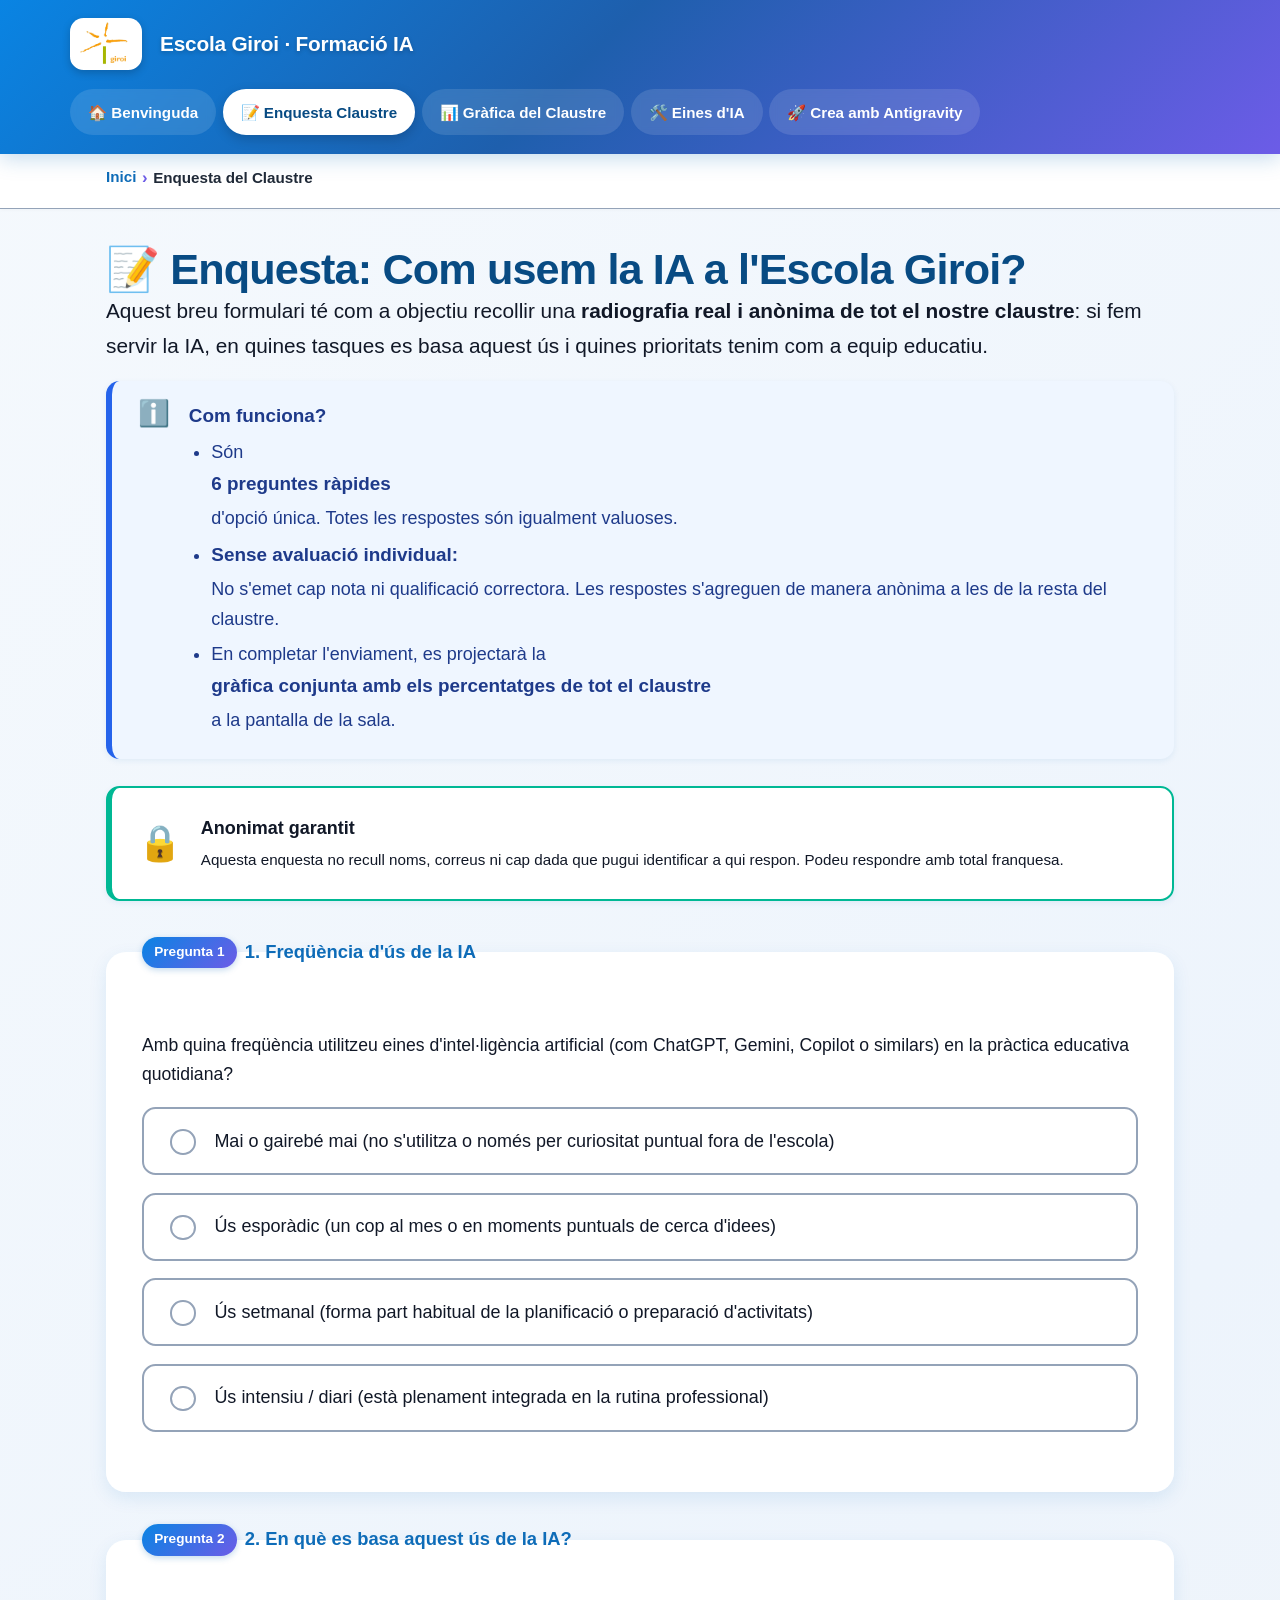
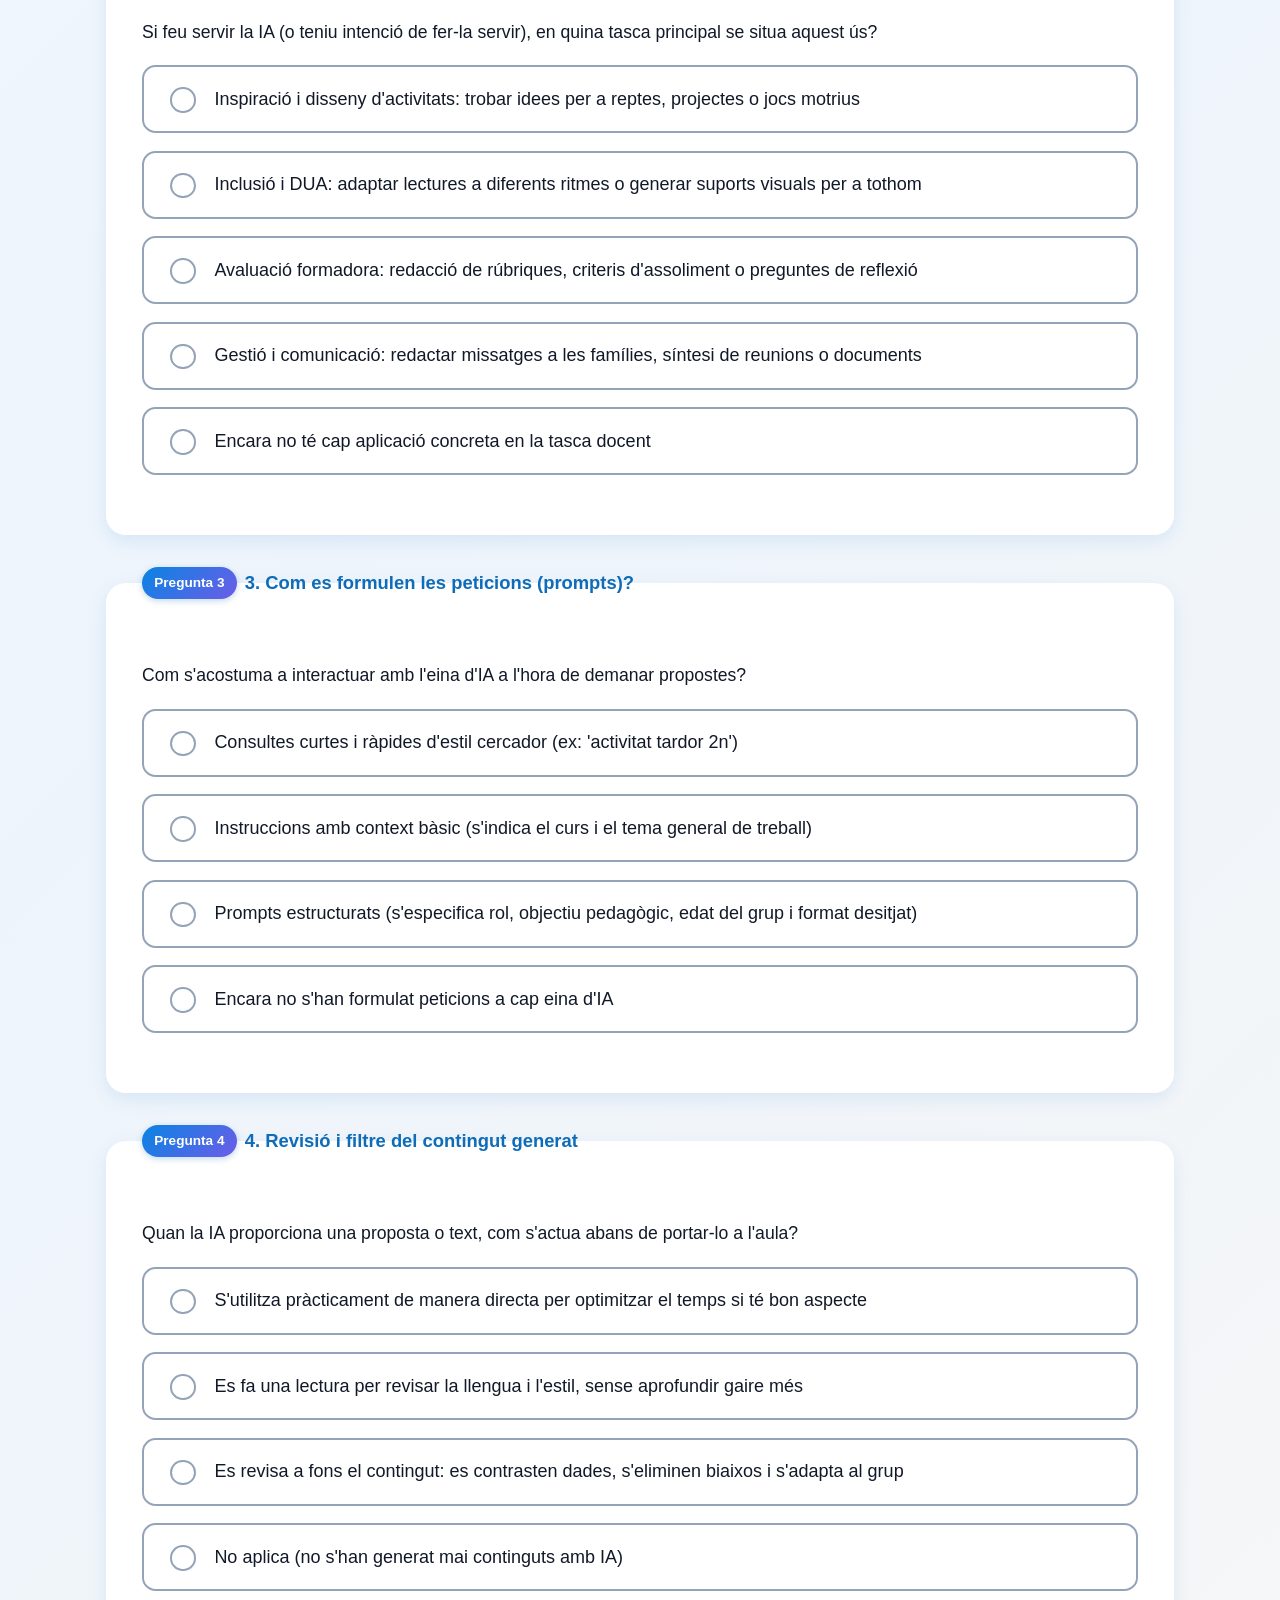
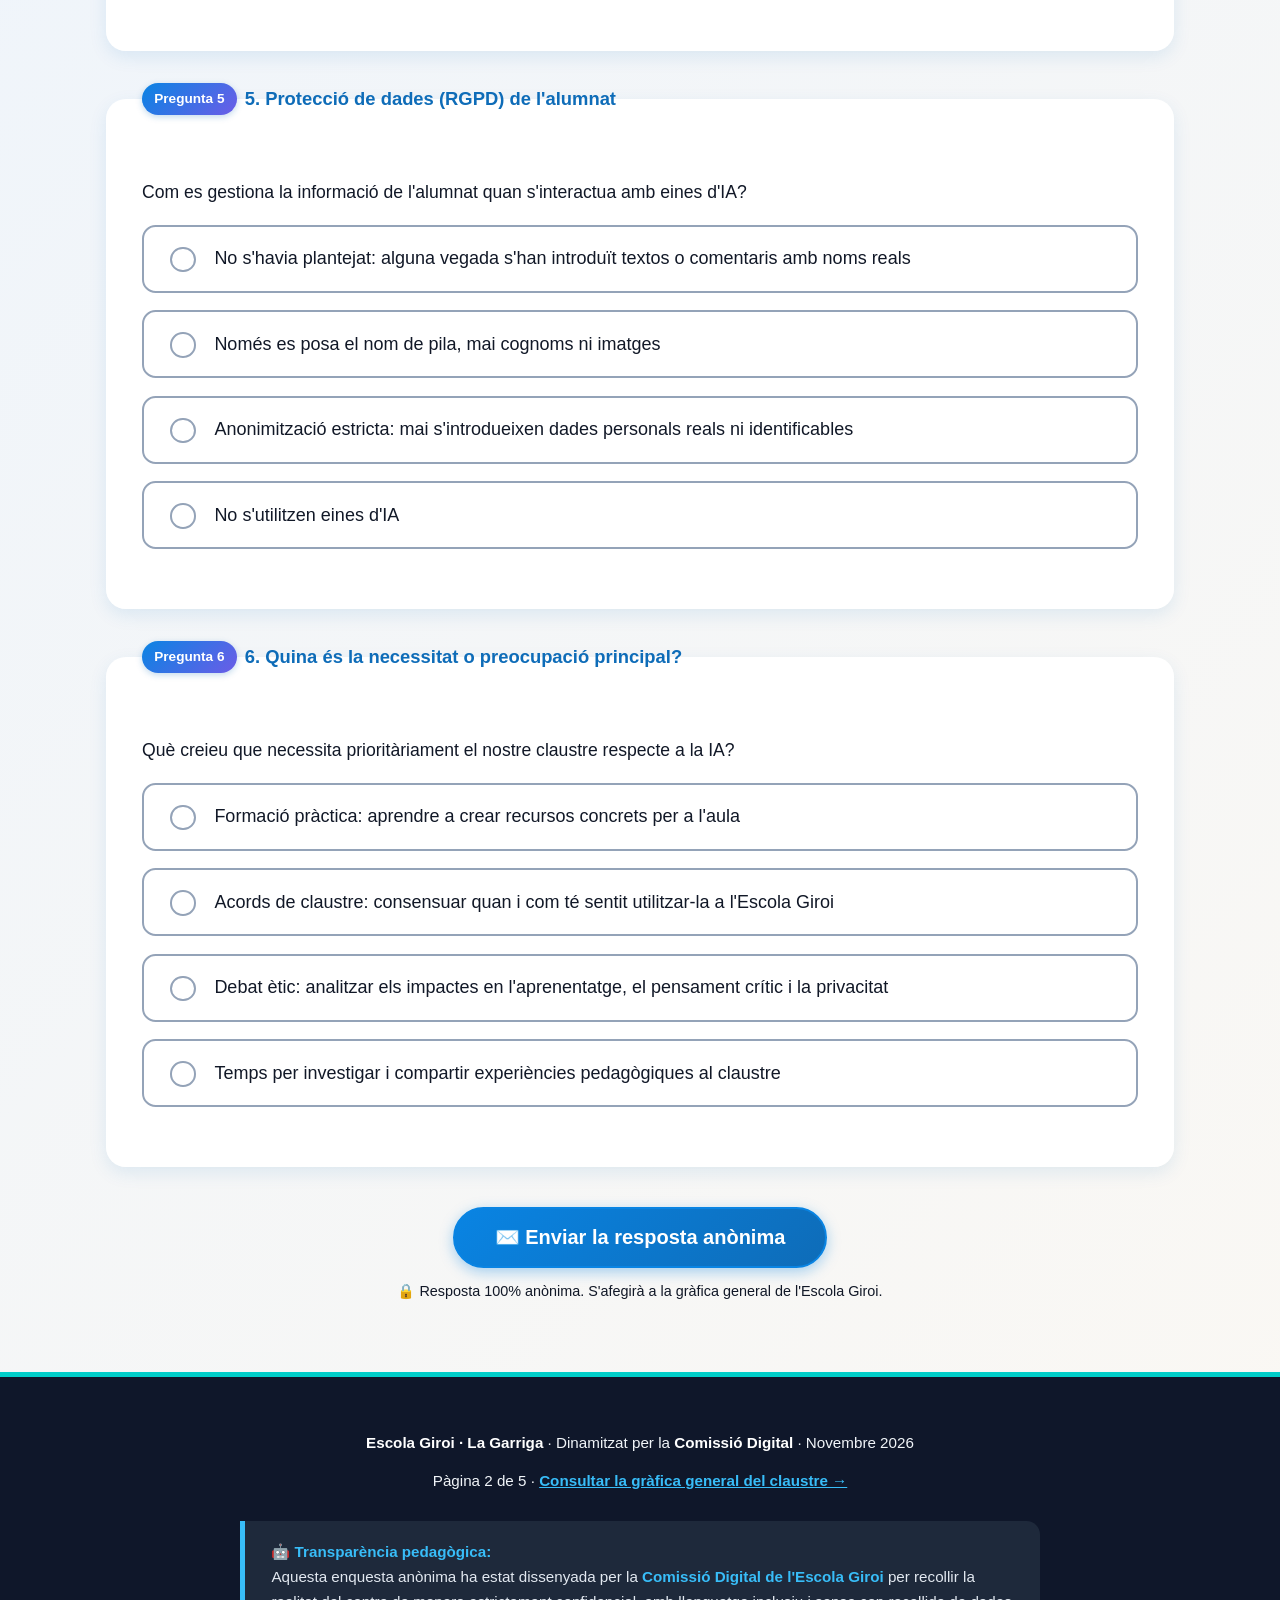
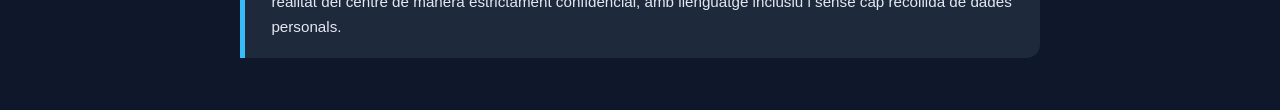
<file: questionar.html>
<!DOCTYPE html>
<html lang="ca">
<head>
  <meta charset="UTF-8">
  <meta name="viewport" content="width=device-width, initial-scale=1.0">
  <meta name="author" content="Comissió Digital de l'Escola Giroi">
  <meta name="description" content="Enquesta anònima per al claustre de l'Escola Giroi sobre l'ús de la intel·ligència artificial a primària. Comissió Digital.">
  <meta name="robots" content="noindex">

  <title>Enquesta Claustre · Escola Giroi</title>
  <link rel="stylesheet" href="css/styles.css">
  <link rel="icon" type="image/png" href="assets/logo-giroi.png">
</head>

<body>
  <!-- ACCESSIBILITAT: Salt de contingut -->
  <a class="skip-link" href="#main-content">Salta al contingut principal</a>

  <!-- CAPÇALERA -->
  <header class="site-header" role="banner">
    <div class="header-inner">
      <a href="index.html" class="site-logo" aria-label="Inici - Escola Giroi, Formació Digital">
        <img src="assets/logo-giroi.png" alt="Logotip oficial de l'Escola Giroi de la Garriga" class="school-logo-img">
        <span class="logo-text">Escola Giroi · Formació IA</span>
      </a>
      <nav class="site-nav" aria-label="Navegació principal">
        <a href="index.html">🏠 Benvinguda</a>
        <a href="questionar.html" aria-current="page">📝 Enquesta Claustre</a>
        <a href="resultats.html">📊 Gràfica del Claustre</a>
        <a href="eines.html">🛠️ Eines d'IA</a>
        <a href="antigravity.html">🚀 Crea amb Antigravity</a>
      </nav>
    </div>
  </header>

  <!-- BREADCRUMB -->
  <nav class="page-nav" aria-label="Ruta de navegació">
    <ol>
      <li><a href="index.html">Inici</a></li>
      <li><span aria-current="page">Enquesta del Claustre</span></li>
    </ol>
  </nav>

  <!-- CONTINGUT PRINCIPAL -->
  <main id="main-content" tabindex="-1">

    <!-- CAPÇALERA DE SECCIÓ -->
    <section aria-labelledby="survey-page-title" style="margin-bottom:var(--space-xl);">
      <h1 id="survey-page-title">📝 Enquesta: Com usem la IA a l'Escola Giroi?</h1>
      <p style="font-size:var(--size-lg);">
        Aquest breu formulari té com a objectiu recollir una <strong>radiografia real i anònima de tot el nostre claustre</strong>:
        si fem servir la IA, en quines tasques es basa aquest ús i quines prioritats tenim com a equip educatiu.
      </p>

      <!-- DUA / EXPLICACIÓ CLARA -->
      <div class="alert alert-info" role="note" aria-label="Com funciona aquesta enquesta">
        <span class="alert-icon" aria-hidden="true">ℹ️</span>
        <div class="alert-body">
          <strong>Com funciona?</strong>
          <ul style="margin:0.4em 0 0; padding-left:1.25em;">
            <li>Són <strong>6 preguntes ràpides</strong> d'opció única. Totes les respostes són igualment valuoses.</li>
            <li><strong>Sense avaluació individual:</strong> No s'emet cap nota ni qualificació correctora. Les respostes s'agreguen de manera anònima a les de la resta del claustre.</li>
            <li>En completar l'enviament, es projectarà la <strong>gràfica conjunta amb els percentatges de tot el claustre</strong> a la pantalla de la sala.</li>
          </ul>
        </div>
      </div>

      <!-- PRIVACITAT -->
      <div class="pdp-box" style="margin-top:1rem;">
        <span class="pdp-icon" aria-hidden="true">🔒</span>
        <div>
          <strong>Anonimat garantit</strong>
          <p style="margin:0.2em 0 0; font-size:0.95rem;">
            Aquesta enquesta no recull noms, correus ni cap dada que pugui identificar a qui respon. Podeu respondre amb total franquesa.
          </p>
        </div>
      </div>
    </section>

    <!-- FORMULARI D'ENQUESTA (omplert per quiz.js) -->
    <div id="survey-container">
      <noscript>
        <div class="alert alert-warning" role="alert">
          <span class="alert-icon" aria-hidden="true">⚠️</span>
          <div class="alert-body">
            <strong>JavaScript necessari:</strong> Cal activar JavaScript per respondre l'enquesta anònima i sincronitzar la resposta amb la gràfica del claustre.
          </div>
        </div>
      </noscript>
    </div>

  </main>

  <!-- PEU DE PÀGINA -->
  <footer class="site-footer" role="contentinfo">
    <p>
      <strong>Escola Giroi · La Garriga</strong> · Dinamitzat per la <strong>Comissió Digital</strong> · Novembre 2026
    </p>
    <p>Pàgina 2 de 5 · <a href="resultats.html">Consultar la gràfica general del claustre →</a></p>
    <div class="ai-note" role="note">
      <strong>🤖 Transparència pedagògica:</strong><br>
      Aquesta enquesta anònima ha estat dissenyada per la <strong>Comissió Digital de l'Escola Giroi</strong>
      per recollir la realitat del centre de manera estrictament confidencial, amb llenguatge inclusiu i sense cap recollida de dades personals.
    </div>
  </footer>

  <script src="js/quiz.js"></script>
  <script src="js/nav.js"></script>
</body>
</html>
</file>
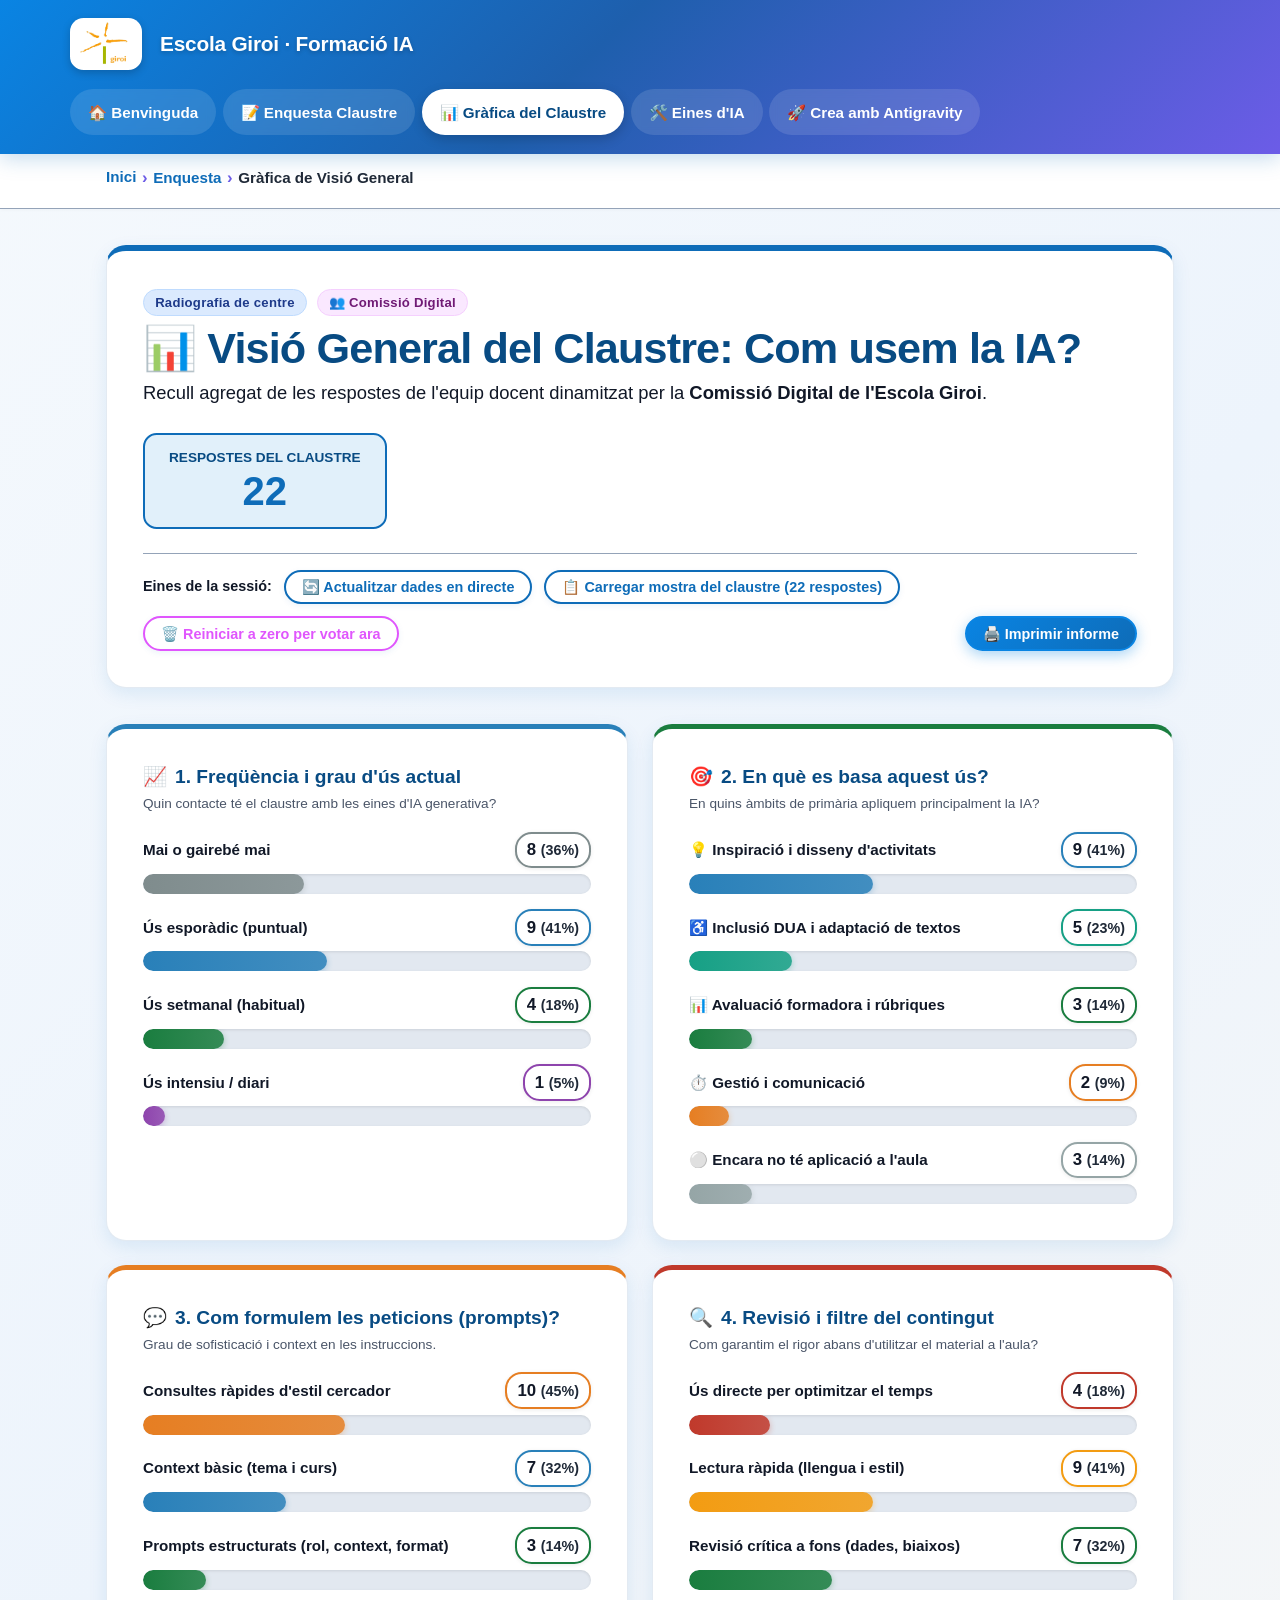
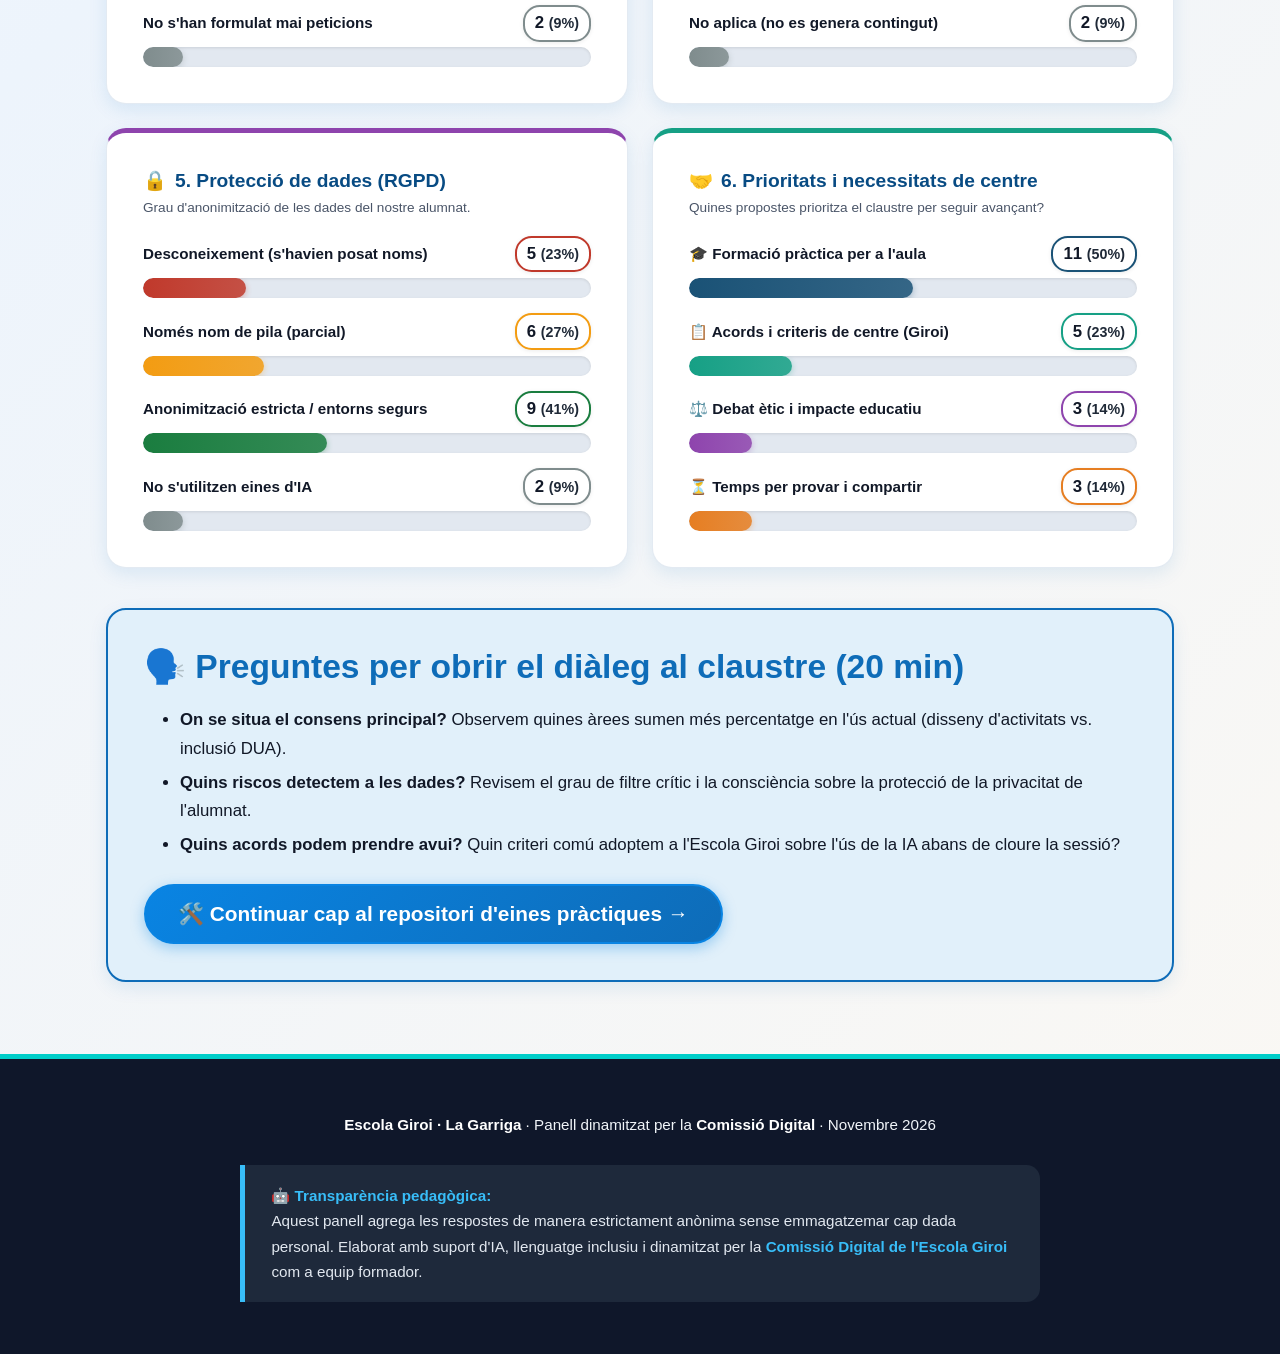
<file: resultats.html>
<!DOCTYPE html>
<html lang="ca">
<head>
  <meta charset="UTF-8">
  <meta name="viewport" content="width=device-width, initial-scale=1.0">
  <meta name="author" content="Comissió Digital de l'Escola Giroi">
  <meta name="description" content="Gràfica general i radiografia del claustre de l'Escola Giroi sobre l'ús de la intel·ligència artificial. Comissió Digital.">
  <meta name="robots" content="noindex">

  <title>Visió General del Claustre · Escola Giroi</title>
  <link rel="stylesheet" href="css/styles.css">
  <link rel="icon" type="image/png" href="assets/logo-giroi.png">
</head>

<body>
  <!-- ACCESSIBILITAT: Salt de contingut -->
  <a class="skip-link" href="#main-content">Salta al contingut principal</a>

  <!-- CAPÇALERA -->
  <header class="site-header" role="banner">
    <div class="header-inner">
      <a href="index.html" class="site-logo" aria-label="Inici - Escola Giroi, Formació Digital">
        <img src="assets/logo-giroi.png" alt="Logotip oficial de l'Escola Giroi de la Garriga" class="school-logo-img">
        <span class="logo-text">Escola Giroi · Formació IA</span>
      </a>
      <nav class="site-nav" aria-label="Navegació principal">
        <a href="index.html">🏠 Benvinguda</a>
        <a href="questionar.html">📝 Enquesta Claustre</a>
        <a href="resultats.html" aria-current="page">📊 Gràfica del Claustre</a>
        <a href="eines.html">🛠️ Eines d'IA</a>
        <a href="antigravity.html">🚀 Crea amb Antigravity</a>
      </nav>
    </div>
  </header>

  <!-- BREADCRUMB -->
  <nav class="page-nav" aria-label="Ruta de navegació">
    <ol>
      <li><a href="index.html">Inici</a></li>
      <li><a href="questionar.html">Enquesta</a></li>
      <li><span aria-current="page">Gràfica de Visió General</span></li>
    </ol>
  </nav>

  <!-- CONTINGUT PRINCIPAL -->
  <main id="main-content" tabindex="-1">

    <!-- CAPÇALERA DE PROJECTOR -->
    <section class="card" style="margin-bottom:var(--space-xl); border-top:6px solid var(--color-primary);" aria-labelledby="dashboard-title">
      <div style="display:flex; justify-content:space-between; align-items:flex-start; flex-wrap:wrap; gap:1rem;">
        <div>
          <span class="badge badge-primary">Radiografia de centre</span>
          <span class="badge" style="background:#fae8ff; color:#701a75; border:1px solid #f5d0fe; margin-left:0.3rem;">👥 Comissió Digital</span>
          <h1 id="dashboard-title" style="margin-top:0.5rem; margin-bottom:0.25rem;">
            📊 Visió General del Claustre: Com usem la IA?
          </h1>
          <p style="font-size:1.15rem; color:#111827; margin-bottom:0.5rem;">
            Recull agregat de les respostes de l'equip docent dinamitzat per la <strong>Comissió Digital de l'Escola Giroi</strong>.
          </p>
        </div>

        <!-- INDICADOR DE PARTICIPANTS -->
        <div style="background:var(--color-primary-light); border:2px solid var(--color-primary); border-radius:var(--radius); padding:0.75rem 1.5rem; text-align:center;">
          <span style="font-size:0.85rem; font-weight:700; color:var(--color-primary-dark); text-transform:uppercase; display:block;">
            Respostes del claustre
          </span>
          <span id="total-participants-count" style="font-size:2.5rem; font-weight:900; color:var(--color-primary); line-height:1.1;">
            22
          </span>
        </div>
      </div>

      <!-- BARRA D'EINES PER AL FORMADOR / PANTALLA GRAN -->
      <div style="margin-top:1.5rem; padding-top:1rem; border-top:1px solid var(--color-border); display:flex; gap:0.75rem; flex-wrap:wrap; align-items:center;">
        <span style="font-size:0.9rem; font-weight:700; color:var(--color-neutral);">Eines de la sessió:</span>
        <button class="btn btn-secondary" onclick="refreshDashboard()" style="padding:0.4rem 1rem; font-size:0.9rem;">
          🔄 Actualitzar dades en directe
        </button>
        <button class="btn btn-secondary" onclick="loadSampleData()" style="padding:0.4rem 1rem; font-size:0.9rem;">
          📋 Carregar mostra del claustre (22 respostes)
        </button>
        <button class="btn btn-secondary" onclick="resetSurveyData()" style="padding:0.4rem 1rem; font-size:0.9rem; color:var(--color-accent); border-color:var(--color-accent);">
          🗑️ Reiniciar a zero per votar ara
        </button>
        <button class="btn btn-primary" onclick="window.print()" style="padding:0.4rem 1rem; font-size:0.9rem; margin-left:auto;">
          🖨️ Imprimir informe
        </button>
      </div>
    </section>

    <!-- QUADRE DE LES 6 GRÀFIQUES DEL CLAUSTRE -->
    <div style="display:grid; grid-template-columns:repeat(auto-fit, minmax(360px, 1fr)); gap:1.5rem; margin-bottom:2.5rem;">

      <!-- GRÀFICA 1 -->
      <section class="card" style="margin:0; border-top:5px solid #2980b9;" aria-labelledby="g1-title">
        <h2 id="g1-title" style="font-size:1.2rem; display:flex; align-items:center; gap:0.5rem; margin-bottom:0.25rem;">
          <span>📈</span> 1. Freqüència i grau d'ús actual
        </h2>
        <p style="font-size:0.85rem; color:#4a5568; margin-bottom:1rem;">
          Quin contacte té el claustre amb les eines d'IA generativa?
        </p>
        <div id="chart-frequency"></div>
      </section>

      <!-- GRÀFICA 2 -->
      <section class="card" style="margin:0; border-top:5px solid #1a7d3f;" aria-labelledby="g2-title">
        <h2 id="g2-title" style="font-size:1.2rem; display:flex; align-items:center; gap:0.5rem; margin-bottom:0.25rem;">
          <span>🎯</span> 2. En què es basa aquest ús?
        </h2>
        <p style="font-size:0.85rem; color:#4a5568; margin-bottom:1rem;">
          En quins àmbits de primària apliquem principalment la IA?
        </p>
        <div id="chart-use-basis"></div>
      </section>

      <!-- GRÀFICA 3 -->
      <section class="card" style="margin:0; border-top:5px solid #e67e22;" aria-labelledby="g3-title">
        <h2 id="g3-title" style="font-size:1.2rem; display:flex; align-items:center; gap:0.5rem; margin-bottom:0.25rem;">
          <span>💬</span> 3. Com formulem les peticions (prompts)?
        </h2>
        <p style="font-size:0.85rem; color:#4a5568; margin-bottom:1rem;">
          Grau de sofisticació i context en les instruccions.
        </p>
        <div id="chart-prompts"></div>
      </section>

      <!-- GRÀFICA 4 -->
      <section class="card" style="margin:0; border-top:5px solid #c0392b;" aria-labelledby="g4-title">
        <h2 id="g4-title" style="font-size:1.2rem; display:flex; align-items:center; gap:0.5rem; margin-bottom:0.25rem;">
          <span>🔍</span> 4. Revisió i filtre del contingut
        </h2>
        <p style="font-size:0.85rem; color:#4a5568; margin-bottom:1rem;">
          Com garantim el rigor abans d'utilitzar el material a l'aula?
        </p>
        <div id="chart-review"></div>
      </section>

      <!-- GRÀFICA 5 -->
      <section class="card" style="margin:0; border-top:5px solid #8e44ad;" aria-labelledby="g5-title">
        <h2 id="g5-title" style="font-size:1.2rem; display:flex; align-items:center; gap:0.5rem; margin-bottom:0.25rem;">
          <span>🔒</span> 5. Protecció de dades (RGPD)
        </h2>
        <p style="font-size:0.85rem; color:#4a5568; margin-bottom:1rem;">
          Grau d'anonimització de les dades del nostre alumnat.
        </p>
        <div id="chart-rgpd"></div>
      </section>

      <!-- GRÀFICA 6 -->
      <section class="card" style="margin:0; border-top:5px solid #16a085;" aria-labelledby="g6-title">
        <h2 id="g6-title" style="font-size:1.2rem; display:flex; align-items:center; gap:0.5rem; margin-bottom:0.25rem;">
          <span>🤝</span> 6. Prioritats i necessitats de centre
        </h2>
        <p style="font-size:0.85rem; color:#4a5568; margin-bottom:1rem;">
          Quines propostes prioritza el claustre per seguir avançant?
        </p>
        <div id="chart-needs"></div>
      </section>

    </div>

    <!-- PREGUNTES CLAU PER AL DEBAT DEL CLAUSTRE -->
    <section class="card" style="background:var(--color-primary-light); border:2px solid var(--color-primary);" aria-labelledby="debat-title">
      <h2 id="debat-title" style="color:var(--color-primary);">🗣️ Preguntes per obrir el diàleg al claustre (20 min)</h2>
      <ul style="margin-bottom:0; font-size:1.05rem; line-height:1.7;">
        <li><strong>On se situa el consens principal?</strong> Observem quines àrees sumen més percentatge en l'ús actual (disseny d'activitats vs. inclusió DUA).</li>
        <li><strong>Quins riscos detectem a les dades?</strong> Revisem el grau de filtre crític i la consciència sobre la protecció de la privacitat de l'alumnat.</li>
        <li><strong>Quins acords podem prendre avui?</strong> Quin criteri comú adoptem a l'Escola Giroi sobre l'ús de la IA abans de cloure la sessió?</li>
      </ul>
      <div style="margin-top:1.5rem;">
        <a href="eines.html" class="btn btn-primary btn-lg">
          🛠️ Continuar cap al repositori d'eines pràctiques →
        </a>
      </div>
    </section>

  </main>

  <!-- PEU DE PÀGINA -->
  <footer class="site-footer" role="contentinfo">
    <p>
      <strong>Escola Giroi · La Garriga</strong> · Panell dinamitzat per la <strong>Comissió Digital</strong> · Novembre 2026
    </p>
    <div class="ai-note" role="note">
      <strong>🤖 Transparència pedagògica:</strong><br>
      Aquest panell agrega les respostes de manera estrictament anònima sense emmagatzemar cap dada personal.
      Elaborat amb suport d'IA, llenguatge inclusiu i dinamitzat per la <strong>Comissió Digital de l'Escola Giroi</strong> com a equip formador.
    </div>
  </footer>

  <script src="js/dashboard.js"></script>
  <script src="js/nav.js"></script>
</body>
</html>
</file>
<file: css/styles.css>
/*
  ==========================================================
  ESCOLA GIROI · Formació Digital: La IA a Primària
  Fitxer: styles.css
  Descripció: Disseny alegre, viu, accessible (WCAG AA) i DUA
              per a la formació del claustre de primària.
  ==========================================================
*/

/* ---- Variables de disseny: Paleta VIVA, COLORIDA i AMABLE ---- */
:root {
  /* Colors principals vius amb contrast garantit ≥ 4.5:1 */
  --color-primary:       #0e6cb8;   /* Blau marí alegre */
  --color-primary-dark:  #084b83;
  --color-primary-light: #e1f0fa;
  --color-secondary:     #6c5ce7;   /* Lila vibrant */
  --color-secondary-light:#ede9fe;
  --color-accent:        #e056fd;   /* Fúcsia lluminós */
  --color-coral:         #ff5e57;   /* Coral festiu */
  --color-amber:         #f39c12;   /* Ambre radiant */
  --color-amber-light:   #fff8e7;
  --color-teal:          #00b894;   /* Menta/Esmaragda */
  --color-teal-light:    #e6fffa;
  --color-cyan:          #00cec9;   /* Turquesa alegre */
  
  --color-success:       #009432;   /* Verd viu: contrast 4.8:1 */
  --color-success-light: #e8f8f0;
  --color-warning:       #915600;   /* Groc/Marró daurat: contrast 4.9:1 */
  --color-warning-light: #fff9db;
  --color-danger:        #c0392b;
  --color-danger-light:  #fdeeed;

  --color-neutral:       #111827;   /* Negre profund per a màxima llegibilitat */
  --color-neutral-muted: #1f2937;   /* Gris fosc carbó: contrast > 11:1 */
  --color-neutral-light: #f8fafc;
  --color-white:         #ffffff;
  --color-border:        #94a3b8;   /* Vores més nítides */

  /* Tipografia */
  --font-base:    'Segoe UI', -apple-system, BlinkMacSystemFont, Roboto, Helvetica, Arial, sans-serif;
  --font-mono:    'SFMono-Regular', Consolas, 'Liberation Mono', Menlo, monospace;
  --size-base:    1.125rem;   /* 18px per a màxima llegibilitat */
  --size-sm:      0.95rem;
  --size-lg:      1.3rem;
  --size-xl:      1.65rem;
  --size-2xl:     2.1rem;
  --size-3xl:     2.7rem;
  --line-height:  1.65;

  /* Espais */
  --space-xs:  0.35rem;
  --space-sm:  0.65rem;
  --space-md:  1.15rem;
  --space-lg:  1.65rem;
  --space-xl:  2.25rem;
  --space-2xl: 3.25rem;

  /* Formes arrodonides i amables */
  --radius-sm: 0.5rem;
  --radius:    0.85rem;
  --radius-lg: 1.25rem;
  --radius-pill: 50rem;
  
  --shadow-sm: 0 2px 6px rgba(14, 108, 184, 0.08);
  --shadow:    0 6px 18px rgba(14, 108, 184, 0.10);
  --shadow-lg: 0 12px 32px rgba(108, 92, 231, 0.16);
  --shadow-glow: 0 0 20px rgba(0, 206, 201, 0.35);
}

/* ---- Reset i base ---- */
*,
*::before,
*::after {
  box-sizing: border-box;
  margin: 0;
  padding: 0;
}

html {
  scroll-behavior: smooth;
  font-size: 100%;
}

body {
  font-family: var(--font-base);
  font-size: var(--size-base);
  line-height: var(--line-height);
  color: var(--color-neutral);
  background: linear-gradient(135deg, #f5f9fd 0%, #edf4fc 40%, #fbf8f3 100%);
  min-height: 100vh;
  display: flex;
  flex-direction: column;
}

/* ---- Accessibilitat: salt de navegació ---- */
.skip-link {
  position: absolute;
  top: -100%;
  left: 0;
  background: var(--color-secondary);
  color: var(--color-white);
  padding: var(--space-sm) var(--space-md);
  font-weight: 700;
  z-index: 1000;
  text-decoration: none;
  border-radius: 0 0 var(--radius) 0;
  box-shadow: var(--shadow-lg);
}
.skip-link:focus {
  top: 0;
}

/* ---- Capçalera amb degradat radiant ---- */
.site-header {
  background: linear-gradient(135deg, #0984e3 0%, #1e5fad 45%, #6c5ce7 100%);
  color: var(--color-white);
  padding: var(--space-md) var(--space-xl);
  box-shadow: 0 4px 20px rgba(14, 108, 184, 0.25);
  position: relative;
  z-index: 10;
}

.header-inner {
  max-width: 1140px;
  margin: 0 auto;
  display: flex;
  align-items: center;
  justify-content: space-between;
  gap: var(--space-md);
  flex-wrap: wrap;
}

.site-logo {
  display: flex;
  align-items: center;
  gap: var(--space-md);
  text-decoration: none;
  color: var(--color-white);
  transition: transform 0.2s ease;
}

.site-logo:hover {
  transform: scale(1.02);
}

.site-logo img.school-logo-img {
  height: 52px;
  width: auto;
  max-width: 170px;
  object-fit: contain;
  background: #ffffff;
  border-radius: var(--radius);
  padding: 4px 10px;
  box-shadow: 0 3px 8px rgba(0, 0, 0, 0.2);
}

.site-logo .logo-text {
  font-size: var(--size-lg);
  font-weight: 800;
  letter-spacing: -0.01em;
  text-shadow: 0 2px 4px rgba(0,0,0,0.2);
}

/* ---- Navegació principal (Pastilles 'pills') ---- */
.site-nav {
  display: flex;
  gap: 0.4rem;
  flex-wrap: wrap;
}

.site-nav a {
  color: var(--color-white);
  text-decoration: none;
  padding: 0.55rem 1rem;
  border-radius: var(--radius-pill);
  font-weight: 700;
  font-size: var(--size-sm);
  background: rgba(255, 255, 255, 0.12);
  backdrop-filter: blur(4px);
  transition: all 0.2s cubic-bezier(0.4, 0, 0.2, 1);
  border: 2px solid transparent;
  display: inline-flex;
  align-items: center;
  gap: 0.35rem;
}

.site-nav a:hover {
  background: rgba(255, 255, 255, 0.28);
  transform: translateY(-2px);
  box-shadow: 0 4px 10px rgba(0, 0, 0, 0.15);
}

.site-nav a:focus-visible {
  outline: 3px solid #ffea00;
  outline-offset: 2px;
}

.site-nav a.active,
.site-nav a[aria-current="page"] {
  background: #ffffff;
  color: var(--color-primary-dark);
  border-color: #ffffff;
  box-shadow: 0 4px 12px rgba(0, 0, 0, 0.18);
}

/* ---- Navegació de pàgines (breadcrumb) ---- */
.page-nav {
  background: #ffffff;
  border-bottom: 1px solid var(--color-border);
  box-shadow: 0 1px 4px rgba(0,0,0,0.03);
}

.page-nav ol {
  max-width: 1140px;
  margin: 0 auto;
  padding: var(--space-sm) var(--space-xl);
  list-style: none;
  display: flex;
  gap: var(--space-xs);
  flex-wrap: wrap;
  font-size: var(--size-sm);
}

.page-nav li + li::before {
  content: "›";
  margin-right: var(--space-xs);
  color: var(--color-secondary);
  font-weight: 900;
  font-size: 1.1em;
}

.page-nav a {
  color: var(--color-primary);
  text-decoration: none;
  font-weight: 700;
}

.page-nav a:hover {
  text-decoration: underline;
}

.page-nav [aria-current="page"] {
  color: var(--color-neutral-muted);
  font-weight: 700;
}

/* ---- Contingut principal ---- */
main {
  flex: 1;
  max-width: 1140px;
  width: 100%;
  margin: 0 auto;
  padding: var(--space-xl);
}

/* ---- Peu de pàgina amb màxima llegibilitat (WCAG AAA) ---- */
.site-footer {
  background: #0f172a;
  color: #f8fafc;
  text-align: center;
  padding: var(--space-2xl) var(--space-xl);
  font-size: var(--size-sm);
  line-height: 1.8;
  margin-top: auto;
  border-top: 5px solid var(--color-cyan);
}

.site-footer p {
  color: #f1f5f9 !important;
  margin-bottom: 0.65rem;
}

.site-footer strong {
  color: #ffffff !important;
  font-weight: 800;
}

.site-footer a {
  color: #38bdf8 !important;
  text-decoration: underline;
  font-weight: 700;
}

.site-footer a:hover {
  color: #7dd3fc !important;
}

.site-footer .ai-note {
  margin-top: var(--space-lg);
  padding: var(--space-md) var(--space-lg);
  background: #1e293b;
  border-left: 5px solid #38bdf8;
  border-radius: 0 var(--radius) var(--radius) 0;
  text-align: left;
  max-width: 800px;
  margin-left: auto;
  margin-right: auto;
  color: #e2e8f0 !important;
  line-height: 1.65;
}

.site-footer .ai-note strong {
  color: #38bdf8 !important;
}

/* ---- Tipografia ---- */
h1 { font-size: var(--size-3xl); line-height: 1.15; color: var(--color-primary-dark); font-weight: 800; letter-spacing: -0.02em; }
h2 { font-size: var(--size-2xl); line-height: 1.25; color: var(--color-primary-dark); font-weight: 800; margin-bottom: var(--space-md); }
h3 { font-size: var(--size-xl);  line-height: 1.35; color: var(--color-neutral); font-weight: 700; margin-bottom: var(--space-sm); }
h4 { font-size: var(--size-lg);  line-height: 1.4; color: var(--color-neutral); font-weight: 700; margin-bottom: var(--space-xs); }

p { margin-bottom: var(--space-md); }
p:last-child { margin-bottom: 0; }

ul, ol {
  padding-left: var(--space-xl);
  margin-bottom: var(--space-md);
}

li { margin-bottom: var(--space-xs); }
strong { font-weight: 700; color: inherit; }

/* ---- Targetes alegres amb ombres amables ---- */
.card {
  background: var(--color-white);
  border-radius: var(--radius-lg);
  box-shadow: var(--shadow);
  padding: var(--space-xl);
  margin-bottom: var(--space-xl);
  border: 1px solid rgba(200, 214, 229, 0.5);
  transition: transform 0.2s ease, box-shadow 0.2s ease;
}

.card:hover {
  box-shadow: var(--shadow-lg);
}

.card-grid {
  display: grid;
  grid-template-columns: repeat(auto-fill, minmax(310px, 1fr));
  gap: var(--space-lg);
  margin-bottom: var(--space-xl);
}

/* ---- Botons Dinàmics i Vius ---- */
.btn {
  display: inline-flex;
  align-items: center;
  justify-content: center;
  gap: 0.5rem;
  padding: 0.75rem 1.6rem;
  font-size: var(--size-base);
  font-family: var(--font-base);
  font-weight: 700;
  border: 2px solid transparent;
  border-radius: var(--radius-pill);
  cursor: pointer;
  text-decoration: none;
  transition: all 0.2s cubic-bezier(0.4, 0, 0.2, 1);
  line-height: 1.25;
}

.btn:focus-visible {
  outline: 3px solid var(--color-amber);
  outline-offset: 3px;
}

.btn:active {
  transform: translateY(1px);
}

.btn-primary {
  background: linear-gradient(135deg, #0984e3 0%, #0e6cb8 100%);
  color: var(--color-white);
  border-color: #0984e3;
  box-shadow: 0 4px 14px rgba(9, 132, 227, 0.35);
}

.btn-primary:hover {
  background: linear-gradient(135deg, #0875c7 0%, #0a5491 100%);
  transform: translateY(-2px);
  box-shadow: 0 6px 20px rgba(9, 132, 227, 0.45);
}

.btn-secondary {
  background: #ffffff;
  color: var(--color-primary);
  border-color: var(--color-primary);
  box-shadow: var(--shadow-sm);
}

.btn-secondary:hover {
  background: var(--color-primary-light);
  transform: translateY(-2px);
  box-shadow: var(--shadow);
}

.btn-accent {
  background: linear-gradient(135deg, #ff5e57 0%, #e056fd 100%);
  color: var(--color-white);
  box-shadow: 0 4px 14px rgba(224, 86, 253, 0.35);
}

.btn-accent:hover {
  transform: translateY(-2px);
  box-shadow: 0 6px 20px rgba(224, 86, 253, 0.45);
}

.btn-lg {
  padding: 0.95rem 2rem;
  font-size: var(--size-lg);
}

/* ---- Badges / pastilles alegres amb contrast reforçat ---- */
.badge {
  display: inline-block;
  padding: 0.3em 0.85em;
  font-size: 0.82rem;
  font-weight: 800;
  border-radius: var(--radius-pill);
  line-height: 1.35;
  letter-spacing: 0.02em;
  border: 1px solid transparent;
}

.badge-primary { background: #dbeafe; color: #1e3a8a; border-color: #bfdbfe; }
.badge-success { background: #dcfce7; color: #14532d; border-color: #bbf7d0; }
.badge-warning { background: #fef3c7; color: #78350f; border-color: #fde68a; }
.badge-accent  { background: #fae8ff; color: #701a75; border-color: #f5d0fe; }

/* ---- Alertes visuals amb color i màxima llegibilitat ---- */
.alert {
  padding: var(--space-md) var(--space-lg);
  border-radius: var(--radius);
  margin-bottom: var(--space-lg);
  border-left: 6px solid;
  display: flex;
  gap: var(--space-md);
  align-items: flex-start;
  box-shadow: var(--shadow-sm);
  color: #111827;
}

.alert-info    { background: #eff6ff; border-color: #2563eb; color: #1e3a8a; }
.alert-success { background: #f0fdf4; border-color: #16a34a; color: #14532d; }
.alert-warning { background: #fffbeb; border-color: #d97706; color: #78350f; }
.alert-error   { background: #fef2f2; border-color: #dc2626; color: #7f1d1d; }

.alert-icon { font-size: 1.6rem; flex-shrink: 0; line-height: 1; margin-top: 0.05rem; }
.alert-body { flex: 1; color: inherit; }
.alert-body strong { display: block; margin-bottom: 0.25em; font-size: 1.05em; color: inherit; }

/* =========================================================
   HERO: ENERGIA I BENVINGUDA
   ========================================================= */

.hero {
  background: linear-gradient(135deg, #0984e3 0%, #2980b9 40%, #6c5ce7 100%);
  color: var(--color-white);
  padding: var(--space-2xl) var(--space-xl);
  border-radius: var(--radius-lg);
  text-align: center;
  margin-bottom: var(--space-xl);
  position: relative;
  overflow: hidden;
  box-shadow: var(--shadow-lg);
}

.hero::after {
  content: "✨";
  position: absolute;
  top: 15px;
  right: 25px;
  font-size: 2.5rem;
  opacity: 0.7;
}

.hero-emoji {
  font-size: 4.5rem;
  line-height: 1;
  margin-bottom: var(--space-md);
  display: inline-block;
  filter: drop-shadow(0 4px 8px rgba(0,0,0,0.2));
  animation: bounceSlow 3s ease-in-out infinite alternate;
}

@keyframes bounceSlow {
  from { transform: translateY(0); }
  to { transform: translateY(-8px); }
}

.hero h1 {
  color: var(--color-white);
  margin-bottom: var(--space-md);
  text-shadow: 0 2px 10px rgba(0,0,0,0.25);
}

.hero p {
  font-size: var(--size-lg);
  opacity: 0.96;
  max-width: 720px;
  margin: 0 auto var(--space-lg);
}

.hero-cta {
  display: flex;
  gap: var(--space-md);
  justify-content: center;
  flex-wrap: wrap;
}

.hero .btn-primary {
  background: #ffffff;
  color: var(--color-primary-dark);
  border-color: #ffffff;
  box-shadow: 0 4px 15px rgba(0,0,0,0.2);
}

.hero .btn-primary:hover {
  background: #f1f8ff;
  color: var(--color-primary);
  transform: translateY(-2px);
}

.hero .btn-secondary {
  border-color: #ffffff;
  color: #ffffff;
  background: rgba(255, 255, 255, 0.15);
}

.hero .btn-secondary:hover {
  background: rgba(255, 255, 255, 0.3);
}

.info-grid {
  display: grid;
  grid-template-columns: repeat(auto-fill, minmax(240px, 1fr));
  gap: var(--space-lg);
  margin-bottom: var(--space-xl);
}

.info-item {
  background: var(--color-white);
  border-radius: var(--radius);
  padding: var(--space-lg);
  box-shadow: var(--shadow);
  display: flex;
  flex-direction: column;
  align-items: flex-start;
  gap: var(--space-sm);
  border-top: 5px solid var(--color-primary);
  transition: transform 0.2s ease;
}

.info-item:hover {
  transform: translateY(-3px);
}

.info-item:nth-child(1) { border-top-color: #0984e3; }
.info-item:nth-child(2) { border-top-color: #00b894; }
.info-item:nth-child(3) { border-top-color: #f39c12; }
.info-item:nth-child(4) { border-top-color: #6c5ce7; }

.info-item .icon { font-size: 2.2rem; }
.info-item h3 { font-size: var(--size-base); margin: 0; color: var(--color-neutral); font-weight: 800; }
.info-item p  { font-size: var(--size-sm); margin: 0; color: var(--color-neutral-muted); }

.timeline {
  counter-reset: step;
  list-style: none;
  padding: 0;
}

.timeline li {
  counter-increment: step;
  display: flex;
  gap: var(--space-md);
  padding: var(--space-md) 0;
  border-bottom: 1px dashed var(--color-border);
  align-items: flex-start;
  margin-bottom: 0;
}

.timeline li:last-child { border-bottom: none; }

.timeline li::before {
  content: counter(step);
  background: linear-gradient(135deg, #0984e3 0%, #6c5ce7 100%);
  color: var(--color-white);
  font-weight: 800;
  font-size: 1.1rem;
  min-width: 2.4rem;
  height: 2.4rem;
  border-radius: 50%;
  display: flex;
  align-items: center;
  justify-content: center;
  flex-shrink: 0;
  margin-top: 0.1rem;
  box-shadow: 0 3px 8px rgba(108, 92, 231, 0.35);
}

.pdp-box {
  background: #ffffff;
  border: 2px solid var(--color-teal);
  border-left: 6px solid var(--color-teal);
  border-radius: var(--radius);
  padding: var(--space-lg);
  display: flex;
  gap: var(--space-md);
  align-items: flex-start;
  box-shadow: var(--shadow-sm);
}

.pdp-box .pdp-icon { font-size: 2.2rem; flex-shrink: 0; }

/* =========================================================
   FORMULARI D'ENQUESTA (questionar.html)
   ========================================================= */

.question-block {
  background: var(--color-white);
  border-radius: var(--radius-lg);
  box-shadow: var(--shadow);
  padding: var(--space-xl);
  margin-bottom: var(--space-xl);
  border: 1px solid var(--color-border);
  border-left: 6px solid #0984e3;
  transition: transform 0.2s ease;
}

.question-block:hover {
  transform: translateY(-2px);
  box-shadow: var(--shadow-lg);
}

.question-header {
  display: flex;
  align-items: center;
  gap: var(--space-sm);
  margin-bottom: var(--space-md);
  flex-wrap: wrap;
}

.question-number {
  background: linear-gradient(135deg, #0984e3 0%, #6c5ce7 100%);
  color: var(--color-white);
  font-weight: 800;
  font-size: 0.85rem;
  padding: 0.35em 0.9em;
  border-radius: var(--radius-pill);
  flex-shrink: 0;
  box-shadow: 0 2px 6px rgba(14, 108, 184, 0.25);
}

.options-list {
  list-style: none;
  padding: 0;
  display: flex;
  flex-direction: column;
  gap: 0.75rem;
}

.option-item {
  position: relative;
}

.option-label {
  display: flex;
  align-items: flex-start;
  gap: var(--space-md);
  padding: var(--space-md) var(--space-lg);
  border: 2px solid var(--color-border);
  border-radius: var(--radius);
  cursor: pointer;
  transition: all 0.2s ease;
  font-size: var(--size-base);
  line-height: 1.5;
  background: #ffffff;
}

.option-label:hover {
  border-color: #0984e3;
  background: #f0f7fe;
  transform: translateX(4px);
}

.option-input {
  position: absolute;
  opacity: 0;
  width: 100%;
  height: 100%;
  top: 0; left: 0;
  cursor: pointer;
  margin: 0;
}

.option-input:focus-visible + .option-label {
  outline: 3px solid var(--color-secondary);
  outline-offset: 2px;
}

.option-marker {
  flex-shrink: 0;
  width: 1.6rem;
  height: 1.6rem;
  border: 2px solid var(--color-border);
  border-radius: 50%;
  display: flex;
  align-items: center;
  justify-content: center;
  font-size: 0.95rem;
  transition: all 0.2s ease;
  margin-top: 0.1em;
  background: #ffffff;
}

.option-input:checked + .option-label {
  border-color: #0984e3;
  background: #edf7ff;
  box-shadow: 0 4px 12px rgba(9, 132, 227, 0.15);
}

.option-input:checked + .option-label .option-marker {
  background: #0984e3;
  border-color: #0984e3;
  color: var(--color-white);
}

.option-input:checked + .option-label .option-marker::after {
  content: "✓";
  font-weight: 900;
}

/* =========================================================
   REPOSITORI D'EINES (eines.html)
   ========================================================= */

.tool-card {
  background: var(--color-white);
  border-radius: var(--radius-lg);
  box-shadow: var(--shadow);
  padding: var(--space-xl);
  display: flex;
  flex-direction: column;
  gap: var(--space-sm);
  transition: all 0.25s cubic-bezier(0.4, 0, 0.2, 1);
  border: 1px solid var(--color-border);
  border-top: 6px solid var(--color-primary);
  position: relative;
}

.tool-card:hover {
  transform: translateY(-5px);
  box-shadow: var(--shadow-lg);
}

.tool-card-header {
  display: flex;
  align-items: center;
  gap: var(--space-sm);
  flex-wrap: wrap;
}

.tool-emoji { font-size: 2.4rem; flex-shrink: 0; line-height: 1; }

.tool-card h3 {
  margin: 0;
  font-size: var(--size-lg);
  font-weight: 800;
  flex: 1;
  color: var(--color-neutral);
}

.tool-card p {
  font-size: 1rem;
  color: #111827;
  line-height: 1.6;
  flex: 1;
}

.tool-card details {
  margin-top: 0.5rem;
  background: #f8fafc;
  padding: 0.5rem 0.8rem;
  border-radius: var(--radius-sm);
  border: 1px solid var(--color-border);
}

.tool-card details summary {
  color: #0984e3;
  font-weight: 800;
  cursor: pointer;
}

.tool-card details p {
  color: #111827 !important;
  font-size: 0.95rem;
  margin-top: 0.4rem;
}

.tool-card-footer {
  display: flex;
  gap: var(--space-sm);
  align-items: center;
  flex-wrap: wrap;
  margin-top: auto;
  padding-top: var(--space-sm);
}

/* Estils de colors personalitzats per a les 5 eines destacades */
article[aria-labelledby="tool-learnkits-title"] {
  border-top-color: #00cec9;
  background: linear-gradient(180deg, #f7fffe 0%, #ffffff 35%);
}

article[aria-labelledby="tool-notebooklm-title"] {
  border-top-color: #6c5ce7;
  background: linear-gradient(180deg, #faf9fe 0%, #ffffff 35%);
}

article[aria-labelledby="tool-avaluaria-title"] {
  border-top-color: #00b894;
  background: linear-gradient(180deg, #f7fffa 0%, #ffffff 35%);
}

article[aria-labelledby="tool-cerquembe-title"] {
  border-top-color: #ff7675;
  background: linear-gradient(180deg, #fffafa 0%, #ffffff 35%);
}

article[aria-labelledby="tool-inclusiva-title"] {
  border-top-color: #e056fd;
  background: linear-gradient(180deg, #fef8fe 0%, #ffffff 35%);
}

/* Filtres d'eines */
.tools-filter {
  display: flex;
  gap: var(--space-xs);
  flex-wrap: wrap;
  margin-bottom: var(--space-xl);
  align-items: center;
  background: #ffffff;
  padding: 0.8rem 1.2rem;
  border-radius: var(--radius-pill);
  box-shadow: var(--shadow-sm);
}

.filter-btn {
  padding: 0.45em 1.1em;
  font-size: var(--size-sm);
  font-family: var(--font-base);
  font-weight: 700;
  border: 2px solid transparent;
  border-radius: var(--radius-pill);
  background: #f1f2f6;
  color: var(--color-neutral);
  cursor: pointer;
  transition: all 0.2s ease;
}

.filter-btn:hover {
  background: var(--color-primary-light);
  color: var(--color-primary-dark);
}

.filter-btn.active {
  background: linear-gradient(135deg, #0984e3 0%, #6c5ce7 100%);
  color: var(--color-white);
  box-shadow: 0 3px 10px rgba(108, 92, 231, 0.3);
}

/* Utilitats globals */
.text-center { text-align: center; }
.visually-hidden {
  position: absolute;
  width: 1px; height: 1px;
  padding: 0; margin: -1px;
  overflow: hidden;
  clip: rect(0,0,0,0);
  white-space: nowrap;
  border: 0;
}

/* Reducció de moviment */
@media (prefers-reduced-motion: reduce) {
  *, *::before, *::after {
    animation: none !important;
    transition: none !important;
  }
}

/* Print (per desar en PDF) */
@media print {
  body { background: white; color: black; }
  .site-header, .site-nav, .page-nav, .skip-link, .site-footer { display: none !important; }
}
</file>
